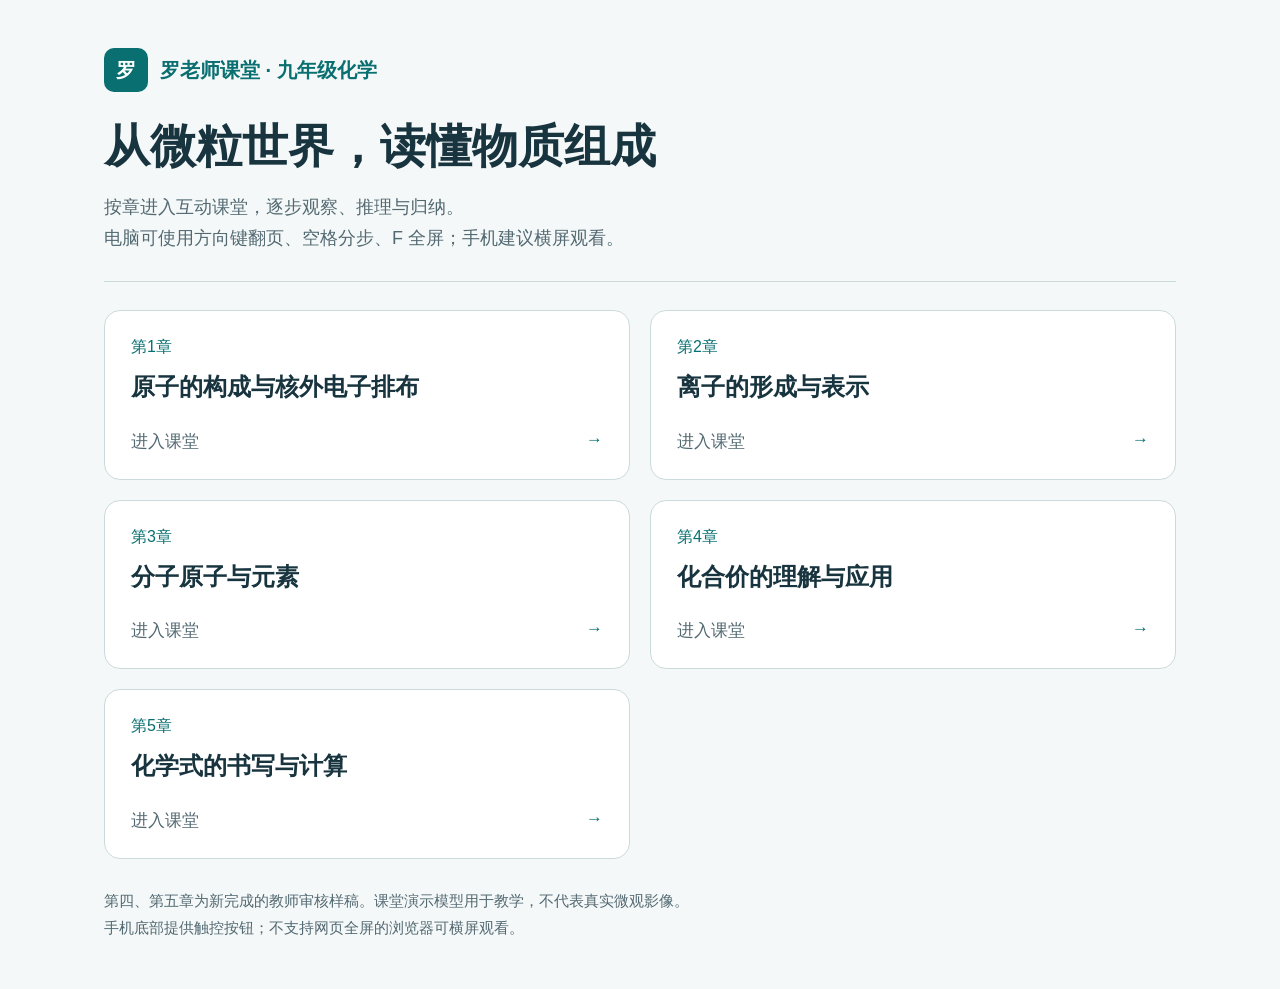
<file: index.html>
<!doctype html><html lang="zh-CN"><head><meta charset="utf-8"><meta name="viewport" content="width=device-width,initial-scale=1"><meta name="description" content="罗老师九年级化学交互课堂：原子、离子、分子、化合价与化学式。"><title>罗老师化学课堂</title><style>
:root{color-scheme:light;font-family:"Microsoft YaHei","PingFang SC",sans-serif;color:#18343f;background:#f5f8f8}*{box-sizing:border-box}body{margin:0}main{max-width:1120px;margin:auto;padding:48px 24px}header{border-bottom:1px solid #cbdadb;padding-bottom:28px;margin-bottom:28px}.brand{display:flex;align-items:center;gap:12px;color:#096f70;font-size:20px}.mark{display:grid;place-items:center;width:44px;height:44px;color:white;background:#096f70;border-radius:10px;font-weight:bold}h1{font-size:clamp(30px,5vw,46px);margin:24px 0 14px}header p{color:#526972;font-size:18px;line-height:1.7;margin:0}.chapters{display:grid;grid-template-columns:repeat(2,minmax(0,1fr));gap:20px}.chapter,article{display:block;border:1px solid #cbdadb;border-radius:16px;padding:26px;background:white;color:inherit;text-decoration:none}.chapter:hover{border-color:#096f70;background:#edf7f5}.chapter:focus-visible{outline:3px solid #a04c14;outline-offset:4px}.chapter span,article span{color:#096f70;font-size:16px}.chapter h2,article h2{font-size:24px;line-height:1.4;margin:12px 0 26px}.chapter p,article p{font-size:17px;margin:0;color:#526972}.chapter b{float:right;color:#096f70}footer{font-size:15px;color:#526972;line-height:1.8;margin-top:28px}@media(max-width:640px){main{padding:24px 16px}.chapters{grid-template-columns:1fr;gap:14px}.chapter,article{padding:22px}.chapter h2{margin-bottom:20px}}</style><link rel="icon" href="data:image/svg+xml,%3Csvg xmlns=%22http://www.w3.org/2000/svg%22 viewBox=%220 0 64 64%22%3E%3Crect width=%2264%22 height=%2264%22 rx=%2214%22 fill=%22%23096f70%22/%3E%3Ctext x=%2232%22 y=%2246%22 text-anchor=%22middle%22 font-size=%2244%22 fill=%22white%22%3E化%3C/text%3E%3C/svg%3E"></head><body><main><header><div class="brand"><span class="mark">罗</span><b>罗老师课堂 · 九年级化学</b></div><h1>从微粒世界，读懂物质组成</h1><p>按章进入互动课堂，逐步观察、推理与归纳。<br>电脑可使用方向键翻页、空格分步、F 全屏；手机建议横屏观看。</p></header><nav class="chapters" aria-label="五章化学课堂"><a class="chapter" href="chapter-1/"><span>第1章</span><h2>原子的构成与核外电子排布</h2><p>进入课堂 <b aria-hidden="true">→</b></p></a><a class="chapter" href="chapter-2/"><span>第2章</span><h2>离子的形成与表示</h2><p>进入课堂 <b aria-hidden="true">→</b></p></a><a class="chapter" href="chapter-3/"><span>第3章</span><h2>分子原子与元素</h2><p>进入课堂 <b aria-hidden="true">→</b></p></a><a class="chapter" href="chapter-4/"><span>第4章</span><h2>化合价的理解与应用</h2><p>进入课堂 <b aria-hidden="true">→</b></p></a><a class="chapter" href="chapter-5/"><span>第5章</span><h2>化学式的书写与计算</h2><p>进入课堂 <b aria-hidden="true">→</b></p></a></nav><footer>第四、第五章为新完成的教师审核样稿。课堂演示模型用于教学，不代表真实微观影像。<br>手机底部提供触控按钮；不支持网页全屏的浏览器可横屏观看。</footer></main></body></html>
</file>
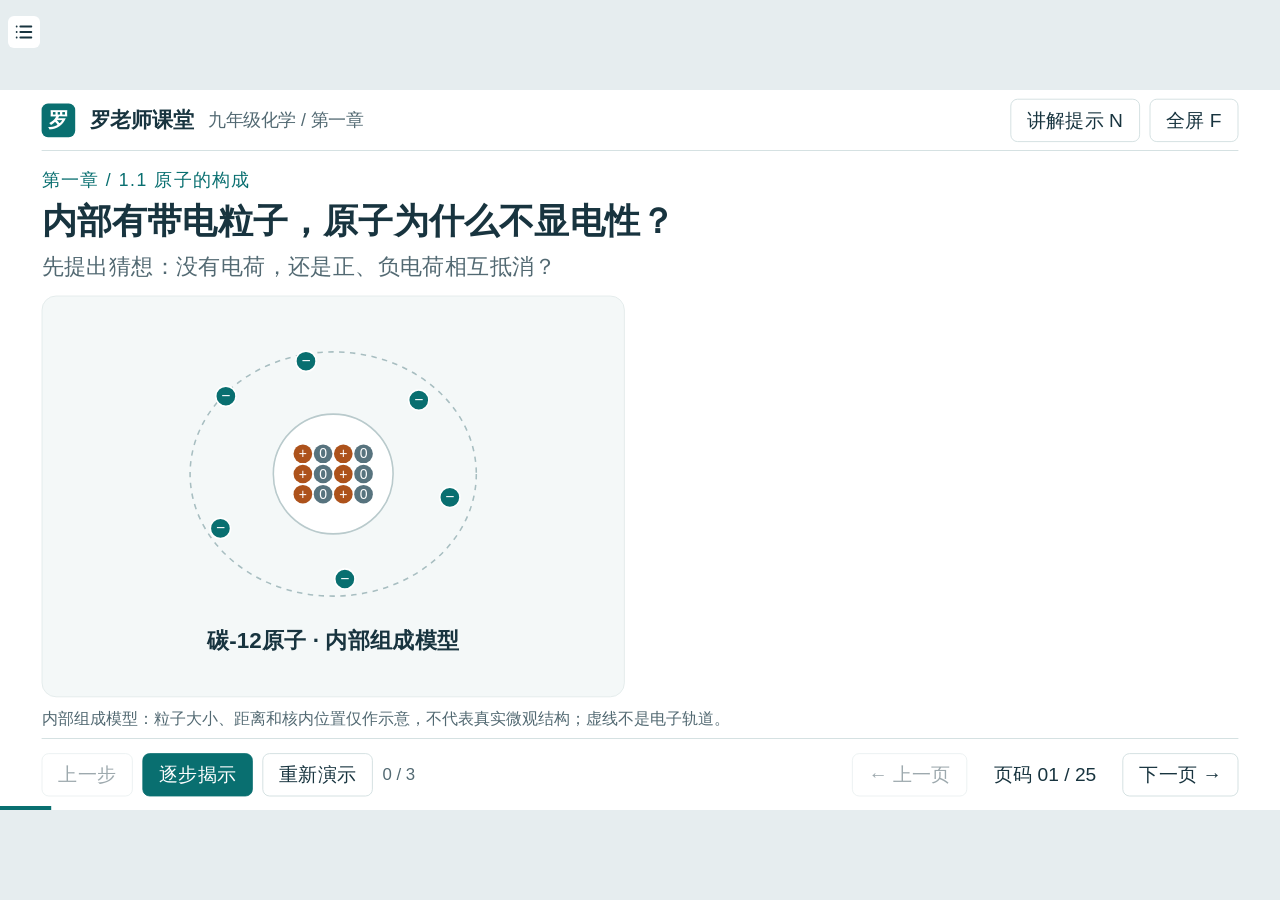
<file: chapter-1/index.html>
<!doctype html>
<html lang="zh-CN">
<head><meta charset="utf-8"><meta name="viewport" content="width=device-width,initial-scale=1"><title>第一章 · 原子的构成与核外电子排布｜罗老师课堂 V2.0</title><link rel="stylesheet" href="style.css"><link rel="stylesheet" href="../mobile.css"><link rel="icon" href="data:image/svg+xml,%3Csvg xmlns=%22http://www.w3.org/2000/svg%22 viewBox=%220 0 64 64%22%3E%3Crect width=%2264%22 height=%2264%22 rx=%2214%22 fill=%22%23096f70%22/%3E%3Ctext x=%2232%22 y=%2246%22 text-anchor=%22middle%22 font-size=%2244%22 fill=%22white%22%3E化%3C/text%3E%3C/svg%3E"></head>
<body><button id="toc" aria-label="打开课堂目录" aria-haspopup="dialog" aria-controls="panel" aria-expanded="false" title="课堂目录"><svg viewBox="0 0 24 24" width="22" height="22" fill="none" stroke="currentColor" stroke-width="2" stroke-linecap="round" aria-hidden="true"><path d="M8 6h12M8 12h12M8 18h12M4 6h.01M4 12h.01M4 18h.01"/></svg></button><div id="stage">
<header><div class="brand"><b class="mark">罗</b><b>罗老师课堂</b><span>九年级化学 / 第一章</span></div><div class="tools"><button id="notes">讲解提示 N</button><button id="fullscreen">全屏 F</button></div></header>
<div class="heading"><div id="section" class="eyebrow"></div><h1 id="title"></h1><p id="question"></p></div>
<main id="content"></main><p id="model-note"></p>
<footer><div class="tools"><button id="back">上一步</button><button id="step" class="primary">逐步揭示</button><button id="play" hidden>连续播放</button><button id="reset">重新演示</button><span id="step-count"></span></div><nav class="tools" aria-label="翻页"><button id="prev">← 上一页</button><span class="page-indicator">页码 <span id="page-count"></span></span><button id="next">下一页 →</button></nav></footer>
<div id="progress"></div><p id="status" role="status" hidden></p>
<dialog id="panel" aria-labelledby="panel-title"><div class="dialog-head"><h2 id="panel-title"></h2><button id="close-panel">关闭 Esc</button></div><div id="panel-content"></div></dialog>
</div><script src="lesson.js"></script><script src="../mobile.js"></script></body></html>
</file>
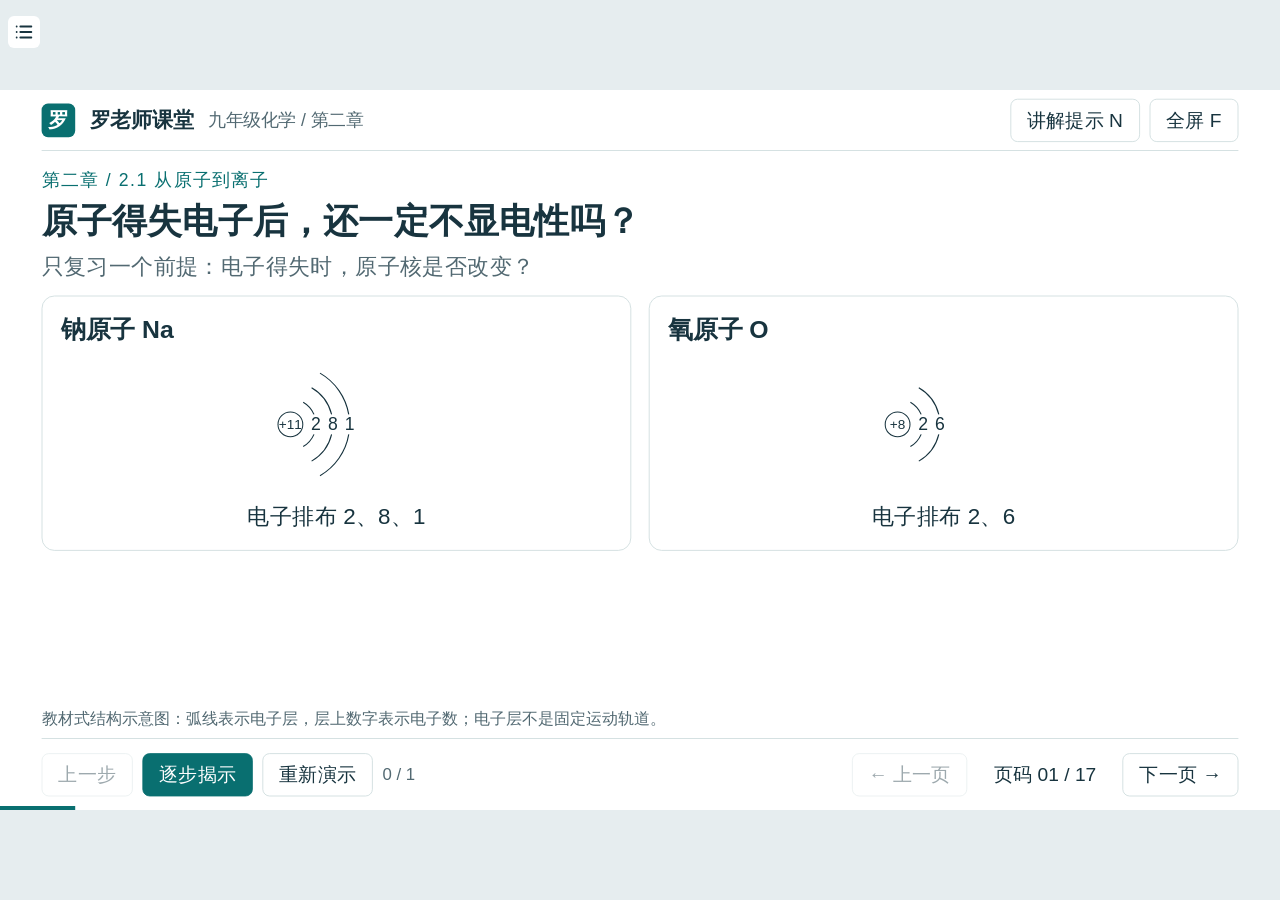
<file: chapter-2/index.html>
<!doctype html>
<html lang="zh-CN">
<head><meta charset="utf-8"><meta name="viewport" content="width=device-width,initial-scale=1"><title>第二章 · 离子的形成与表示｜罗老师课堂 V1.0</title><link rel="stylesheet" href="style.css"><link rel="stylesheet" href="../mobile.css"><link rel="icon" href="data:image/svg+xml,%3Csvg xmlns=%22http://www.w3.org/2000/svg%22 viewBox=%220 0 64 64%22%3E%3Crect width=%2264%22 height=%2264%22 rx=%2214%22 fill=%22%23096f70%22/%3E%3Ctext x=%2232%22 y=%2246%22 text-anchor=%22middle%22 font-size=%2244%22 fill=%22white%22%3E化%3C/text%3E%3C/svg%3E"></head>
<body><button id="toc" aria-label="打开课堂目录" aria-haspopup="dialog" aria-controls="panel" aria-expanded="false" title="课堂目录"><svg viewBox="0 0 24 24" width="22" height="22" fill="none" stroke="currentColor" stroke-width="2" stroke-linecap="round" aria-hidden="true"><path d="M8 6h12M8 12h12M8 18h12M4 6h.01M4 12h.01M4 18h.01"/></svg></button><div id="stage">
<header><div class="brand"><b class="mark">罗</b><b>罗老师课堂</b><span>九年级化学 / 第二章</span></div><div class="tools"><button id="notes">讲解提示 N</button><button id="fullscreen">全屏 F</button></div></header>
<div class="heading"><div id="section" class="eyebrow"></div><h1 id="title"></h1><p id="question"></p></div>
<main id="content"></main><p id="model-note"></p>
<footer><div class="tools"><button id="back">上一步</button><button id="step" class="primary">逐步揭示</button><button id="play" hidden>连续播放</button><button id="reset">重新演示</button><span id="step-count"></span></div><nav class="tools" aria-label="翻页"><button id="prev">← 上一页</button><span class="page-indicator">页码 <span id="page-count"></span></span><button id="next">下一页 →</button></nav></footer>
<div id="progress"></div><p id="status" role="status" hidden></p>
<dialog id="panel" aria-labelledby="panel-title"><div class="dialog-head"><h2 id="panel-title"></h2><button id="close-panel">关闭 Esc</button></div><div id="panel-content"></div></dialog>
</div><script src="lesson.js"></script><script src="../mobile.js"></script></body></html>
</file>
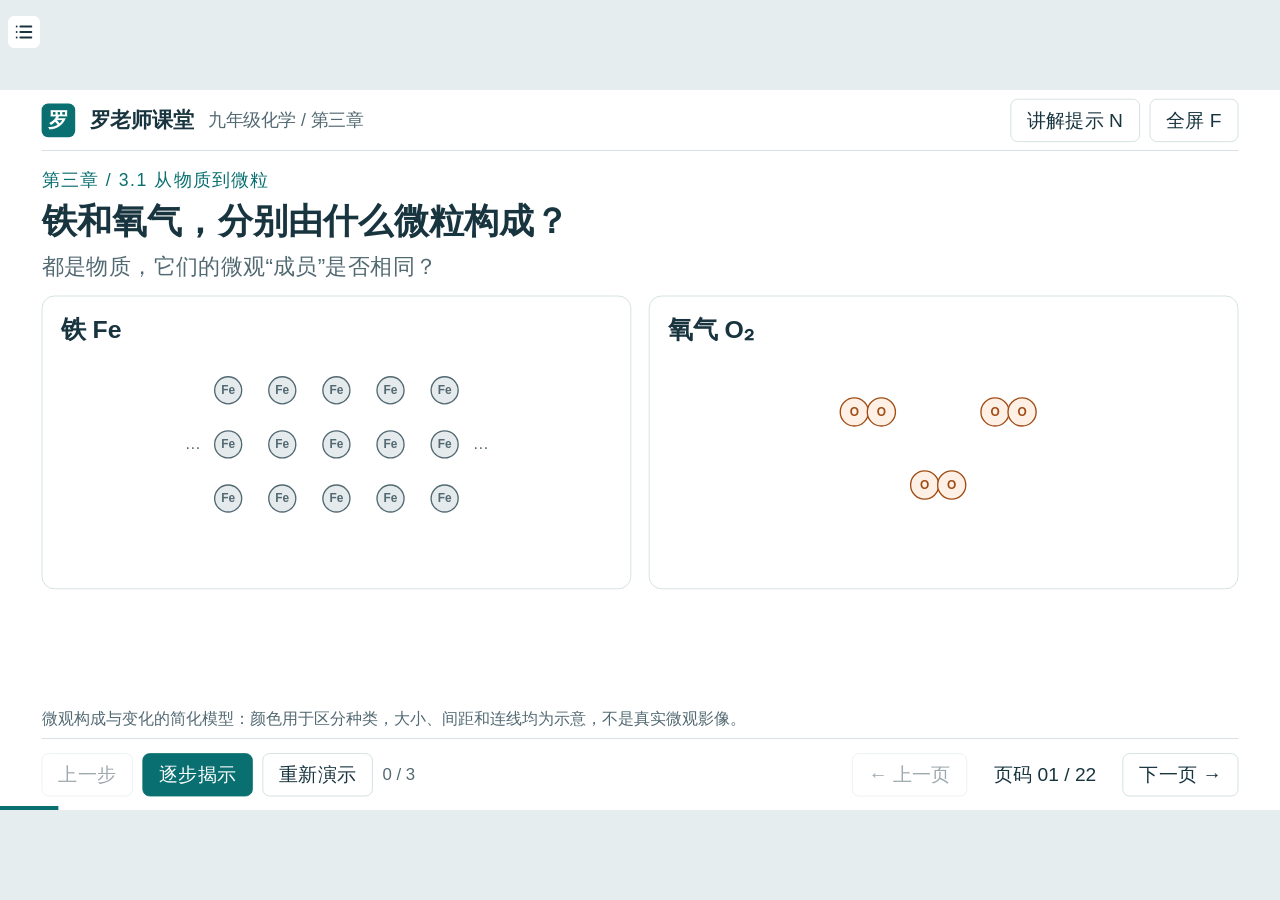
<file: chapter-3/index.html>
<!doctype html>
<html lang="zh-CN">
<head><meta charset="utf-8"><meta name="viewport" content="width=device-width,initial-scale=1"><title>第三章 · 分子、原子与元素｜罗老师课堂 V1.0</title><link rel="stylesheet" href="style.css"><link rel="stylesheet" href="../mobile.css"><link rel="icon" href="data:image/svg+xml,%3Csvg xmlns=%22http://www.w3.org/2000/svg%22 viewBox=%220 0 64 64%22%3E%3Crect width=%2264%22 height=%2264%22 rx=%2214%22 fill=%22%23096f70%22/%3E%3Ctext x=%2232%22 y=%2246%22 text-anchor=%22middle%22 font-size=%2244%22 fill=%22white%22%3E化%3C/text%3E%3C/svg%3E"></head>
<body><button id="toc" aria-label="打开课堂目录" aria-haspopup="dialog" aria-controls="panel" aria-expanded="false" title="课堂目录"><svg viewBox="0 0 24 24" width="22" height="22" fill="none" stroke="currentColor" stroke-width="2" stroke-linecap="round" aria-hidden="true"><path d="M8 6h12M8 12h12M8 18h12M4 6h.01M4 12h.01M4 18h.01"/></svg></button><div id="stage">
<header><div class="brand"><b class="mark">罗</b><b>罗老师课堂</b><span>九年级化学 / 第三章</span></div><div class="tools"><button id="notes">讲解提示 N</button><button id="fullscreen">全屏 F</button></div></header>
<div class="heading"><div id="section" class="eyebrow"></div><h1 id="title"></h1><p id="question"></p></div>
<main id="content"></main><p id="model-note"></p>
<footer><div class="tools"><button id="back">上一步</button><button id="step" class="primary">逐步揭示</button><button id="play" hidden>连续播放</button><button id="reset">重新演示</button><span id="step-count"></span></div><nav class="tools" aria-label="翻页"><button id="prev">← 上一页</button><span class="page-indicator">页码 <span id="page-count"></span></span><button id="next">下一页 →</button></nav></footer>
<div id="progress"></div><p id="status" role="status" hidden></p>
<dialog id="panel" aria-labelledby="panel-title"><div class="dialog-head"><h2 id="panel-title"></h2><button id="close-panel">关闭 Esc</button></div><div id="panel-content"></div></dialog>
</div><script src="lesson.js"></script><script src="../mobile.js"></script></body></html>
</file>
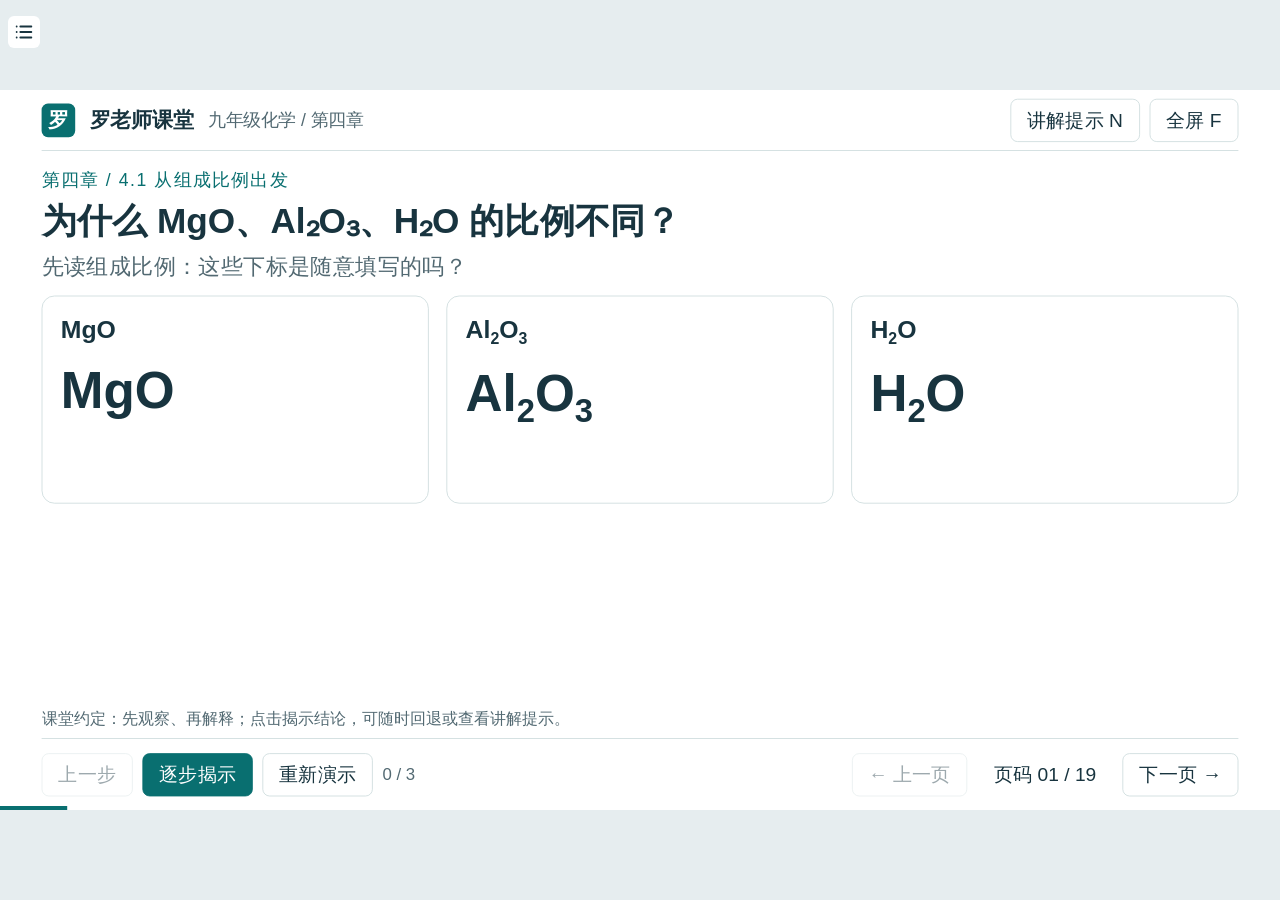
<file: chapter-4/index.html>
<!doctype html>
<html lang="zh-CN">
<head><meta charset="utf-8"><meta name="viewport" content="width=device-width,initial-scale=1"><title>第四章 · 化合价的理解与应用｜罗老师课堂 V1.0</title><link rel="stylesheet" href="style.css"><link rel="stylesheet" href="../mobile.css"><link rel="icon" href="data:image/svg+xml,%3Csvg xmlns=%22http://www.w3.org/2000/svg%22 viewBox=%220 0 64 64%22%3E%3Crect width=%2264%22 height=%2264%22 rx=%2214%22 fill=%22%23096f70%22/%3E%3Ctext x=%2232%22 y=%2246%22 text-anchor=%22middle%22 font-size=%2244%22 fill=%22white%22%3E化%3C/text%3E%3C/svg%3E"></head>
<body><button id="toc" aria-label="打开课堂目录" aria-haspopup="dialog" aria-controls="panel" aria-expanded="false" title="课堂目录"><svg viewBox="0 0 24 24" width="22" height="22" fill="none" stroke="currentColor" stroke-width="2" stroke-linecap="round" aria-hidden="true"><path d="M8 6h12M8 12h12M8 18h12M4 6h.01M4 12h.01M4 18h.01"/></svg></button><div id="stage">
<header><div class="brand"><b class="mark">罗</b><b>罗老师课堂</b><span>九年级化学 / 第四章</span></div><div class="tools"><button id="notes">讲解提示 N</button><button id="fullscreen">全屏 F</button></div></header>
<div class="heading"><div id="section" class="eyebrow"></div><h1 id="title"></h1><p id="question"></p></div>
<main id="content"></main><p id="model-note"></p>
<footer><div class="tools"><button id="back">上一步</button><button id="step" class="primary">逐步揭示</button><button id="play" hidden>连续播放</button><button id="reset">重新演示</button><span id="step-count"></span></div><nav class="tools" aria-label="翻页"><button id="prev">← 上一页</button><span class="page-indicator">页码 <span id="page-count"></span></span><button id="next">下一页 →</button></nav></footer>
<div id="progress"></div><p id="status" role="status" hidden></p>
<dialog id="panel" aria-labelledby="panel-title"><div class="dialog-head"><h2 id="panel-title"></h2><button id="close-panel">关闭 Esc</button></div><div id="panel-content"></div></dialog>
</div><script src="lesson.js"></script><script src="../mobile.js"></script></body></html>
</file>
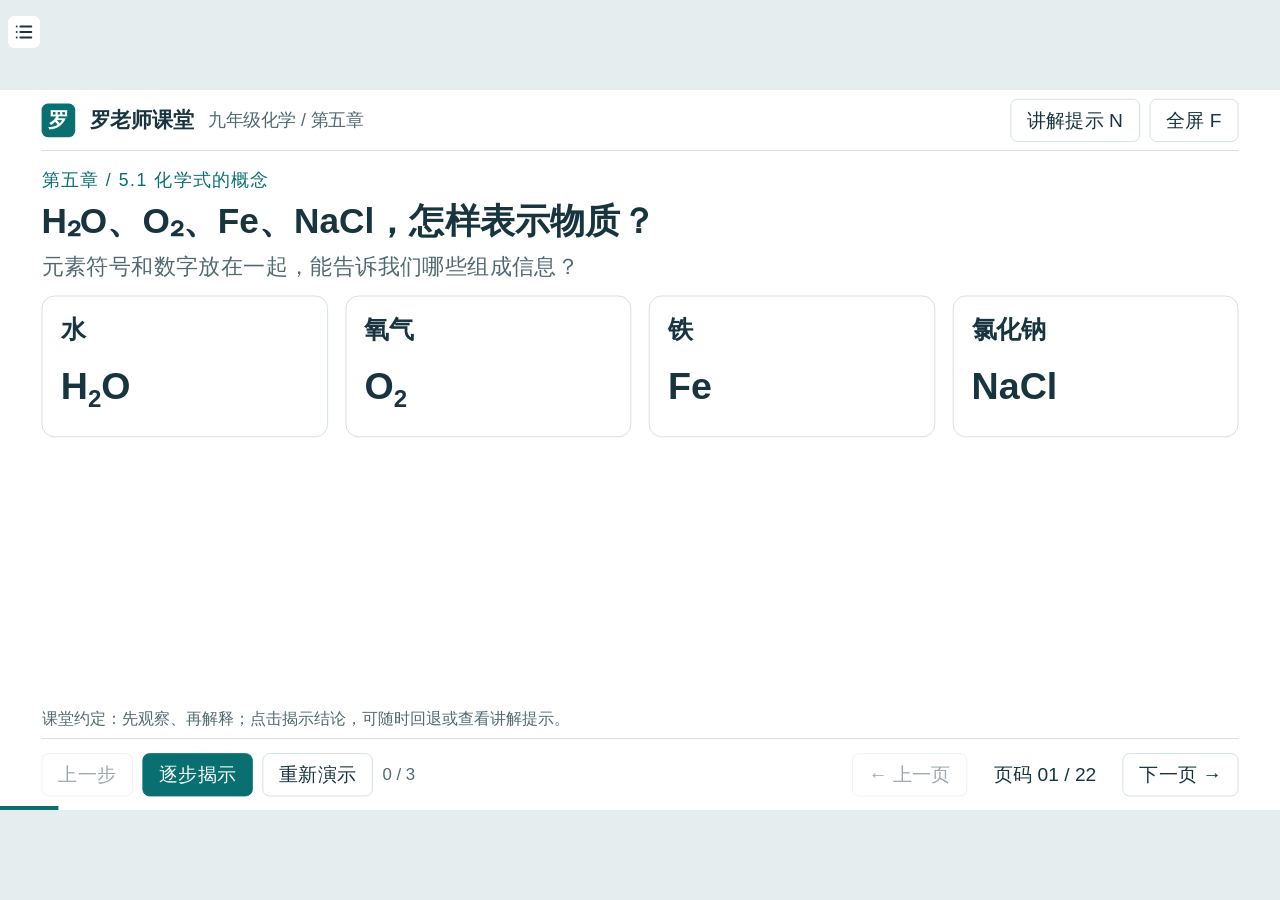
<file: chapter-5/index.html>
<!doctype html>
<html lang="zh-CN">
<head><meta charset="utf-8"><meta name="viewport" content="width=device-width,initial-scale=1"><title>第五章 · 化学式的书写与计算｜罗老师课堂 V1.0</title><link rel="stylesheet" href="style.css"><link rel="stylesheet" href="../mobile.css"><link rel="icon" href="data:image/svg+xml,%3Csvg xmlns=%22http://www.w3.org/2000/svg%22 viewBox=%220 0 64 64%22%3E%3Crect width=%2264%22 height=%2264%22 rx=%2214%22 fill=%22%23096f70%22/%3E%3Ctext x=%2232%22 y=%2246%22 text-anchor=%22middle%22 font-size=%2244%22 fill=%22white%22%3E化%3C/text%3E%3C/svg%3E"></head>
<body><button id="toc" aria-label="打开课堂目录" aria-haspopup="dialog" aria-controls="panel" aria-expanded="false" title="课堂目录"><svg viewBox="0 0 24 24" width="22" height="22" fill="none" stroke="currentColor" stroke-width="2" stroke-linecap="round" aria-hidden="true"><path d="M8 6h12M8 12h12M8 18h12M4 6h.01M4 12h.01M4 18h.01"/></svg></button><div id="stage">
<header><div class="brand"><b class="mark">罗</b><b>罗老师课堂</b><span>九年级化学 / 第五章</span></div><div class="tools"><button id="notes">讲解提示 N</button><button id="fullscreen">全屏 F</button></div></header>
<div class="heading"><div id="section" class="eyebrow"></div><h1 id="title"></h1><p id="question"></p></div>
<main id="content"></main><p id="model-note"></p>
<footer><div class="tools"><button id="back">上一步</button><button id="step" class="primary">逐步揭示</button><button id="play" hidden>连续播放</button><button id="reset">重新演示</button><span id="step-count"></span></div><nav class="tools" aria-label="翻页"><button id="prev">← 上一页</button><span class="page-indicator">页码 <span id="page-count"></span></span><button id="next">下一页 →</button></nav></footer>
<div id="progress"></div><p id="status" role="status" hidden></p>
<dialog id="panel" aria-labelledby="panel-title"><div class="dialog-head"><h2 id="panel-title"></h2><button id="close-panel">关闭 Esc</button></div><div id="panel-content"></div></dialog>
</div><script src="lesson.js"></script><script src="../mobile.js"></script></body></html>
</file>
<file: chapter-1/style.css>
:root{--ink:#18343f;--muted:#526972;--teal:#096f70;--light:#edf7f5;--line:#cbdadb;--orange:#a04c14;--orange-light:#fff4e9}*{box-sizing:border-box}body{margin:0;background:#e6edef;color:var(--ink);font-family:"Microsoft YaHei","PingFang SC",sans-serif}button{font:inherit;font-size:24px;min-height:52px;border:1px solid var(--line);border-radius:9px;padding:10px 20px;color:var(--ink);background:white;cursor:pointer}button:hover:not(:disabled){background:var(--light);border-color:var(--teal)}button:focus-visible{outline:4px solid var(--orange);outline-offset:3px}button:disabled{opacity:.42;cursor:default}.primary{background:var(--teal);color:white;border-color:var(--teal)}.primary:hover:not(:disabled){background:#075b5c;color:white}[hidden]{display:none!important}.pending{visibility:hidden!important}#stage{position:absolute;width:1600px;height:900px;padding:0 52px;background:white;transform-origin:top left;display:flex;flex-direction:column;overflow:hidden}header{height:76px;flex-shrink:0;display:flex;align-items:center;justify-content:space-between;border-bottom:1px solid var(--line)}.brand,.tools{display:flex;align-items:center;gap:12px}.brand{font-size:26px;gap:18px}.brand span{font-size:22px;color:var(--muted)}.mark{background:var(--teal);color:white;width:42px;height:42px;display:grid;place-items:center;border-radius:8px}.heading{padding:22px 0 17px;flex-shrink:0}.eyebrow{font-size:22px;letter-spacing:2px;color:var(--teal);margin-bottom:8px}h1{font-size:44px;line-height:1.25;margin:0 0 10px;font-weight:700}#question{font-size:28px;color:var(--muted);margin:0;line-height:1.4}h2{font-size:31px;line-height:1.4;margin:0 0 16px}p{font-size:28px;line-height:1.55;margin:0}main{flex:1;min-height:0}.page{height:100%}.split{height:100%;display:grid;grid-template-columns:1fr 1fr;gap:38px;align-items:center}.split.wide-left{grid-template-columns:1.15fr 1fr}.visual{height:100%;border-radius:18px;background:#f4f8f8;border:1px solid #e0e9e9;padding:24px;display:flex;flex-direction:column;justify-content:center;align-items:center;gap:12px}.visual>svg{width:100%;height:350px}.caption{font-size:28px;text-align:center;font-weight:700}.small{font-size:24px;color:var(--muted);line-height:1.45}.facts{display:grid;gap:16px}.fact{font-size:30px;line-height:1.55;padding:9px 0 9px 21px;border-left:4px solid var(--teal)}.callout{font-size:30px;line-height:1.5;border-radius:12px;background:var(--light);padding:18px 24px;margin-top:12px}.warning{background:var(--orange-light)}.teal{color:var(--teal)}.orange{color:var(--orange)}.big{font-size:62px;font-weight:700;line-height:1.25}.center{text-align:center}.cards{display:grid;grid-template-columns:repeat(3,1fr);gap:22px}.cards.two{grid-template-columns:repeat(2,1fr)}.card{border:1px solid var(--line);border-radius:16px;padding:20px 23px;background:#fff}.card h2{margin-bottom:6px}.card svg{width:100%;height:220px}.card .caption{font-size:29px}.compact>svg{height:180px}.card p+p{margin-top:12px}.row{display:flex;gap:24px;align-items:center;justify-content:center}.arrow{font-size:48px;color:var(--teal)}.textbook .nucleus{fill:white;stroke:var(--ink);stroke-width:2.6}.textbook .nucleus-label{fill:var(--ink);font-size:34px;text-anchor:middle;font-weight:500}.shell-arc{fill:none;stroke:var(--ink);stroke-width:2.8}.layer-count{font-size:44px;fill:var(--ink);text-anchor:middle}.textbook .highlight .shell-arc{stroke:var(--teal);stroke-width:5}.textbook .highlight .layer-count{fill:var(--teal);font-weight:700}.textbook .highlight.nucleus{stroke:var(--orange);stroke-width:5}.textbook .highlight.nucleus-label{fill:var(--orange);font-weight:700}.highlight .shell-arc{animation:emphasize .5s ease-out}.particle .ring{fill:none;stroke:#a8bec1;stroke-width:2}.particle .nucleus{fill:white;stroke:var(--orange);stroke-width:3}.particle .nucleus-label{fill:var(--orange);font-size:30px;text-anchor:middle;font-weight:700}.electron circle{fill:var(--teal);stroke:white;stroke-width:2}.electron text{fill:white;font-size:20px;text-anchor:middle;dominant-baseline:central}.electron.transfer circle{fill:var(--orange)}.nucleon.proton{fill:#ad521b}.nucleon.neutron{fill:#57737e}.nucleon-label{fill:white;font-size:18px;text-anchor:middle}.outline{fill:none;stroke:#a8bec1;stroke-width:2;stroke-dasharray:7 7}.counts{display:flex;gap:15px;margin:12px 0}.count{flex:1;background:#f0f6f6;border-radius:10px;padding:12px 20px;font-size:24px;color:var(--muted)}.count b{font-size:36px;color:var(--ink);display:block}.mini-pair{display:grid;grid-template-columns:1fr 1fr;gap:15px}.mini-pair .card{padding:8px 12px}.mini-pair svg{height:130px}.mini-pair h2{font-size:26px}.table{width:100%;border-collapse:collapse;font-size:30px}.table th,.table td{text-align:left;padding:18px 26px;border-bottom:1px solid var(--line)}.table th{background:#f0f7f6;font-size:27px;color:var(--muted)}.table td:first-child{font-weight:700}.energy{display:grid;gap:19px;width:100%}.energy div{padding:20px 28px;border-left:6px solid var(--teal);background:white;font-size:30px}.energy span{float:right;color:var(--teal);font-weight:700}.element-grid{display:grid;grid-template-columns:repeat(5,1fr);gap:11px;width:100%}.element-grid button{padding:11px 8px;min-height:89px;text-align:left;font-size:23px}.element-grid b{font-size:28px;padding:0 5px}.element-grid small{color:var(--muted);font-size:20px}.element-grid [aria-pressed=true]{border:2px solid var(--teal);background:var(--light)}.element-detail{text-align:center}.element-detail>svg{height:300px;width:100%}.element-detail .callout{margin-top:8px}.fraction{display:inline-flex;vertical-align:middle;flex-direction:column;text-align:center;margin:0 12px;font-size:29px}.fraction span{padding:8px}.fraction span:first-child{border-bottom:2px solid var(--ink)}.mass-bar{display:grid;grid-template-columns:repeat(12,1fr);gap:5px;width:100%;margin:30px 0}.mass-bar span{height:82px;border:2px solid var(--teal);background:#deeeeb}.mass-bar span.active{background:var(--orange)}.mass-tile{width:295px;border:3px solid var(--ink);padding:22px 30px;text-align:center;background:#fff}.mass-tile .atomic-number{text-align:left;font-size:37px}.mass-tile .element-symbol{font-size:92px;line-height:1.2;font-weight:700}.mass-tile .element-name{font-size:35px;margin:6px 0}.mass-tile .atomic-mass{font-size:38px}.mass-tile .selected{color:var(--orange);font-weight:700}.quiz{display:grid;gap:17px}.quiz-row{border:1px solid var(--line);border-radius:13px;padding:20px 25px;display:grid;grid-template-columns:1fr 145px;align-items:center;gap:18px;min-height:140px}.quiz-row h2{font-size:29px;margin-bottom:8px}.quiz-row .answer{color:var(--teal);font-size:28px;min-height:44px}#model-note{font-size:20px;color:var(--muted);line-height:1.4;margin:13px 0 10px;min-height:28px}footer{height:90px;flex-shrink:0;border-top:1px solid var(--line);display:flex;align-items:center;justify-content:space-between;gap:20px}#step-count{font-size:21px;color:var(--muted);min-width:58px}#page-count{font-variant-numeric:tabular-nums}#progress{position:absolute;bottom:0;left:0;height:5px;background:var(--teal)}#status{position:absolute;top:80px;right:52px;z-index:5;background:var(--orange-light);padding:12px;font-size:24px}dialog{width:min(1380px,calc(100vw - 40px));max-width:none;max-height:min(770px,calc(100vh - 40px));border:1px solid var(--line);border-radius:18px;color:var(--ink);padding:28px;background:#fff;box-shadow:0 20px 80px #18343f33}dialog::backdrop{background:#18343f77}.dialog-head{display:flex;align-items:center;justify-content:space-between;margin-bottom:24px}.dialog-head h2{margin:0}#toc{position:fixed;left:8px;top:16px;z-index:6;width:32px;min-height:32px;height:32px;padding:4px;display:grid;place-items:center;border-color:transparent;border-radius:6px}.page-indicator{font-size:24px;min-height:52px;padding:10px 20px;border:1px solid transparent;white-space:nowrap}#panel.toc-panel{position:fixed;inset:58px auto auto 8px;margin:0;width:min(340px,calc(100vw - 16px));max-height:80vh;padding:16px;overflow:hidden;border-radius:12px}#panel.toc-panel[open]{display:flex;flex-direction:column;animation:toc-in .16s ease-out}.toc-panel::backdrop{background:transparent}.toc-panel .dialog-head{gap:12px;margin-bottom:12px;flex-shrink:0}.toc-panel .dialog-head h2{font-size:19px}.toc-panel #close-panel{font-size:14px;min-height:32px;padding:6px 8px;white-space:nowrap}.toc-panel #panel-content{min-height:0;overflow-y:auto;overscroll-behavior:contain;scrollbar-gutter:stable}.toc-grid{display:grid;gap:6px;padding:4px}.toc-grid button{text-align:left;font-size:18px;line-height:1.5;min-height:48px;padding:9px 10px;overflow-wrap:anywhere}.toc-grid button[aria-current=page]{font-weight:700;box-shadow:inset 3px 0 var(--teal)}@keyframes toc-in{from{opacity:0;translate:-14px 0}to{opacity:1;translate:0 0}}.toc-grid button[aria-current=page]{border-color:var(--teal);background:var(--light)}#panel-content p{line-height:1.8;font-size:30px}sup{font-size:.64em;vertical-align:super}sub{font-size:.64em}@keyframes emphasize{from{stroke-width:2.8}to{stroke-width:5}}@media(prefers-reduced-motion:reduce){*{animation:none!important;transition:none!important}}

.stable-review svg{height:200px}
</file>
<file: mobile.css>
.mobile-controls,.rotate-tip{display:none}
@media(pointer:coarse) and (max-width:1000px){
html{width:100%;height:100%;overflow:hidden}body{width:100%;height:100%;overflow:hidden;overscroll-behavior:none}.mobile-controls{position:fixed;z-index:25;left:0;right:0;bottom:0;display:flex;align-items:center;justify-content:center;gap:4px;padding:4px max(6px,env(safe-area-inset-right)) max(4px,env(safe-area-inset-bottom)) max(6px,env(safe-area-inset-left));background:#fff;border-top:1px solid #cbdadb}.mobile-controls button,.mobile-controls a{touch-action:manipulation;flex:1;min-width:0;min-height:44px;padding:5px 2px;border:1px solid #cbdadb;border-radius:7px;font:14px "PingFang SC","Microsoft YaHei",sans-serif;color:#18343f;text-align:center;white-space:nowrap;background:white;text-decoration:none;display:grid;place-items:center}.mobile-controls .primary{background:#096f70;color:white}.mobile-controls button:disabled{opacity:.4}.rotate-tip{position:fixed;z-index:24;top:58px;left:12px;right:12px;text-align:center;padding:12px;border-radius:12px;background:#edf7f5;color:#096f70;font-size:16px;line-height:1.5}#toc{min-height:44px;min-width:44px;top:max(4px,env(safe-area-inset-top));left:max(4px,env(safe-area-inset-left))}#panel:not(.toc-panel){width:calc(100vw - 24px);max-width:620px;max-height:80vh;padding:18px}#panel:not(.toc-panel) p,#panel:not(.toc-panel) .callout{font-size:18px}#panel:not(.toc-panel) h2{font-size:21px}#panel button#close-panel{min-height:44px;font-size:16px;padding:7px 12px}#panel.toc-panel{width:min(340px,calc(100vw - 24px))}#status{font-size:20px}
@media(orientation:portrait){.rotate-tip{display:block}}
}
</file>
<file: chapter-2/style.css>
:root{--ink:#18343f;--muted:#526972;--teal:#096f70;--light:#edf7f5;--line:#cbdadb;--orange:#a04c14;--orange-light:#fff4e9}*{box-sizing:border-box}body{margin:0;background:#e6edef;color:var(--ink);font-family:"Microsoft YaHei","PingFang SC",sans-serif}button{font:inherit;font-size:24px;min-height:52px;border:1px solid var(--line);border-radius:9px;padding:10px 20px;color:var(--ink);background:white;cursor:pointer}button:hover:not(:disabled){background:var(--light);border-color:var(--teal)}button:focus-visible{outline:4px solid var(--orange);outline-offset:3px}button:disabled{opacity:.42;cursor:default}.primary{background:var(--teal);color:white;border-color:var(--teal)}.primary:hover:not(:disabled){background:#075b5c;color:white}[hidden]{display:none!important}.pending{visibility:hidden!important}#stage{position:absolute;width:1600px;height:900px;padding:0 52px;background:white;transform-origin:top left;display:flex;flex-direction:column;overflow:hidden}header{height:76px;flex-shrink:0;display:flex;align-items:center;justify-content:space-between;border-bottom:1px solid var(--line)}.brand,.tools{display:flex;align-items:center;gap:12px}.brand{font-size:26px;gap:18px}.brand span{font-size:22px;color:var(--muted)}.mark{background:var(--teal);color:white;width:42px;height:42px;display:grid;place-items:center;border-radius:8px}.heading{padding:22px 0 17px;flex-shrink:0}.eyebrow{font-size:22px;letter-spacing:2px;color:var(--teal);margin-bottom:8px}h1{font-size:44px;line-height:1.25;margin:0 0 10px;font-weight:700}#question{font-size:28px;color:var(--muted);margin:0;line-height:1.4}h2{font-size:31px;line-height:1.4;margin:0 0 16px}p{font-size:28px;line-height:1.55;margin:0}main{flex:1;min-height:0}.page{height:100%}.split{height:100%;display:grid;grid-template-columns:1fr 1fr;gap:38px;align-items:center}.split.wide-left{grid-template-columns:1.15fr 1fr}.visual{height:100%;border-radius:18px;background:#f4f8f8;border:1px solid #e0e9e9;padding:24px;display:flex;flex-direction:column;justify-content:center;align-items:center;gap:12px}.visual>svg{width:100%;height:350px}.caption{font-size:28px;text-align:center;font-weight:700}.small{font-size:24px;color:var(--muted);line-height:1.45}.facts{display:grid;gap:16px}.fact{font-size:30px;line-height:1.55;padding:9px 0 9px 21px;border-left:4px solid var(--teal)}.callout{font-size:30px;line-height:1.5;border-radius:12px;background:var(--light);padding:18px 24px;margin-top:12px}.warning{background:var(--orange-light)}.teal{color:var(--teal)}.orange{color:var(--orange)}.big{font-size:62px;font-weight:700;line-height:1.25}.center{text-align:center}.cards{display:grid;grid-template-columns:repeat(3,1fr);gap:22px}.cards.two{grid-template-columns:repeat(2,1fr)}.card{border:1px solid var(--line);border-radius:16px;padding:20px 23px;background:#fff}.card h2{margin-bottom:6px}.card svg{width:100%;height:220px}.card .caption{font-size:29px}.compact>svg{height:180px}.card p+p{margin-top:12px}.row{display:flex;gap:24px;align-items:center;justify-content:center}.arrow{font-size:48px;color:var(--teal)}.textbook .nucleus{fill:white;stroke:var(--ink);stroke-width:2.6}.textbook .nucleus-label{fill:var(--ink);font-size:34px;text-anchor:middle;font-weight:500}.shell-arc{fill:none;stroke:var(--ink);stroke-width:2.8}.layer-count{font-size:44px;fill:var(--ink);text-anchor:middle}.textbook .highlight .shell-arc{stroke:var(--teal);stroke-width:5}.textbook .highlight .layer-count{fill:var(--teal);font-weight:700}.textbook .highlight.nucleus{stroke:var(--orange);stroke-width:5}.textbook .highlight.nucleus-label{fill:var(--orange);font-weight:700}.highlight .shell-arc{animation:emphasize .5s ease-out}.particle .ring{fill:none;stroke:#a8bec1;stroke-width:2}.particle .nucleus{fill:white;stroke:var(--orange);stroke-width:3}.particle .nucleus-label{fill:var(--orange);font-size:30px;text-anchor:middle;font-weight:700}.electron circle{fill:var(--teal);stroke:white;stroke-width:2}.electron text{fill:white;font-size:20px;text-anchor:middle;dominant-baseline:central}.electron.transfer circle{fill:var(--orange)}.nucleon.proton{fill:#ad521b}.nucleon.neutron{fill:#57737e}.nucleon-label{fill:white;font-size:18px;text-anchor:middle}.outline{fill:none;stroke:#a8bec1;stroke-width:2;stroke-dasharray:7 7}.counts{display:flex;gap:15px;margin:12px 0}.count{flex:1;background:#f0f6f6;border-radius:10px;padding:12px 20px;font-size:24px;color:var(--muted)}.count b{font-size:36px;color:var(--ink);display:block}.mini-pair{display:grid;grid-template-columns:1fr 1fr;gap:15px}.mini-pair .card{padding:8px 12px}.mini-pair svg{height:130px}.mini-pair h2{font-size:26px}.table{width:100%;border-collapse:collapse;font-size:30px}.table th,.table td{text-align:left;padding:18px 26px;border-bottom:1px solid var(--line)}.table th{background:#f0f7f6;font-size:27px;color:var(--muted)}.table td:first-child{font-weight:700}.energy{display:grid;gap:19px;width:100%}.energy div{padding:20px 28px;border-left:6px solid var(--teal);background:white;font-size:30px}.energy span{float:right;color:var(--teal);font-weight:700}.element-grid{display:grid;grid-template-columns:repeat(5,1fr);gap:11px;width:100%}.element-grid button{padding:11px 8px;min-height:89px;text-align:left;font-size:23px}.element-grid b{font-size:28px;padding:0 5px}.element-grid small{color:var(--muted);font-size:20px}.element-grid [aria-pressed=true]{border:2px solid var(--teal);background:var(--light)}.element-detail{text-align:center}.element-detail>svg{height:300px;width:100%}.element-detail .callout{margin-top:8px}.fraction{display:inline-flex;vertical-align:middle;flex-direction:column;text-align:center;margin:0 12px;font-size:29px}.fraction span{padding:8px}.fraction span:first-child{border-bottom:2px solid var(--ink)}.mass-bar{display:grid;grid-template-columns:repeat(12,1fr);gap:5px;width:100%;margin:30px 0}.mass-bar span{height:82px;border:2px solid var(--teal);background:#deeeeb}.mass-bar span.active{background:var(--orange)}.mass-tile{width:295px;border:3px solid var(--ink);padding:22px 30px;text-align:center;background:#fff}.mass-tile .atomic-number{text-align:left;font-size:37px}.mass-tile .element-symbol{font-size:92px;line-height:1.2;font-weight:700}.mass-tile .element-name{font-size:35px;margin:6px 0}.mass-tile .atomic-mass{font-size:38px}.mass-tile .selected{color:var(--orange);font-weight:700}.quiz{display:grid;gap:17px}.quiz-row{border:1px solid var(--line);border-radius:13px;padding:20px 25px;display:grid;grid-template-columns:1fr 145px;align-items:center;gap:18px;min-height:140px}.quiz-row h2{font-size:29px;margin-bottom:8px}.quiz-row .answer{color:var(--teal);font-size:28px;min-height:44px}#model-note{font-size:20px;color:var(--muted);line-height:1.4;margin:13px 0 10px;min-height:28px}footer{height:90px;flex-shrink:0;border-top:1px solid var(--line);display:flex;align-items:center;justify-content:space-between;gap:20px}#step-count{font-size:21px;color:var(--muted);min-width:58px}#page-count{font-variant-numeric:tabular-nums}#progress{position:absolute;bottom:0;left:0;height:5px;background:var(--teal)}#status{position:absolute;top:80px;right:52px;z-index:5;background:var(--orange-light);padding:12px;font-size:24px}dialog{width:min(1380px,calc(100vw - 40px));max-width:none;max-height:min(770px,calc(100vh - 40px));border:1px solid var(--line);border-radius:18px;color:var(--ink);padding:28px;background:#fff;box-shadow:0 20px 80px #18343f33}dialog::backdrop{background:#18343f77}.dialog-head{display:flex;align-items:center;justify-content:space-between;margin-bottom:24px}.dialog-head h2{margin:0}#toc{position:fixed;left:8px;top:16px;z-index:6;width:32px;min-height:32px;height:32px;padding:4px;display:grid;place-items:center;border-color:transparent;border-radius:6px}.page-indicator{font-size:24px;min-height:52px;padding:10px 20px;border:1px solid transparent;white-space:nowrap}#panel.toc-panel{position:fixed;inset:58px auto auto 8px;margin:0;width:min(340px,calc(100vw - 16px));max-height:80vh;padding:16px;overflow:hidden;border-radius:12px}#panel.toc-panel[open]{display:flex;flex-direction:column;animation:toc-in .16s ease-out}.toc-panel::backdrop{background:transparent}.toc-panel .dialog-head{gap:12px;margin-bottom:12px;flex-shrink:0}.toc-panel .dialog-head h2{font-size:19px}.toc-panel #close-panel{font-size:14px;min-height:32px;padding:6px 8px;white-space:nowrap}.toc-panel #panel-content{min-height:0;overflow-y:auto;overscroll-behavior:contain;scrollbar-gutter:stable}.toc-grid{display:grid;gap:6px;padding:4px}.toc-grid button{text-align:left;font-size:18px;line-height:1.5;min-height:48px;padding:9px 10px;overflow-wrap:anywhere}.toc-grid button[aria-current=page]{font-weight:700;box-shadow:inset 3px 0 var(--teal)}@keyframes toc-in{from{opacity:0;translate:-14px 0}to{opacity:1;translate:0 0}}.toc-grid button[aria-current=page]{border-color:var(--teal);background:var(--light)}#panel-content p{line-height:1.8;font-size:30px}sup{font-size:.64em;vertical-align:super}sub{font-size:.64em}@keyframes emphasize{from{stroke-width:2.8}to{stroke-width:5}}@media(prefers-reduced-motion:reduce){*{animation:none!important;transition:none!important}}

.stable-review svg{height:200px}

.cards.four{grid-template-columns:repeat(4,1fr)}.recap{display:grid;gap:10px;margin-top:20px}.recap p{font-size:29px}.compact-quiz{gap:12px}.compact-quiz .quiz-row{min-height:112px;padding:14px 22px}.compact-quiz .quiz-row h2{font-size:28px;margin-bottom:4px}.compact-quiz .answer{font-size:26px;min-height:40px}.symbol-build{font-size:120px;line-height:1.5;white-space:nowrap;font-weight:700}.symbol-build sup{color:var(--teal)}.symbol-build .coefficient{color:var(--orange)}.symbol-build [data-part]:not(.pending){animation:label-in .3s ease-out}.symbols .big{text-align:center;margin:20px 0}.symbols h2{text-align:center;font-size:28px}.formula{font-size:46px}.coefficient-cards{gap:16px}.coefficient-cards .card{padding:14px 23px}.coefficient-cards p{font-size:27px}.group-table th,.group-table td{padding:12px 24px}.group-table td:nth-child(2){font-size:34px}.compare .card{padding:16px}.compare h2{font-size:38px;text-align:center}.compare svg{height:180px}.compare p{font-size:26px}.compare .card p+p{margin-top:8px}.visual>.lattice{height:380px}@keyframes label-in{from{opacity:0}to{opacity:1}}

.page[data-page="1"] .card svg{height:180px}
</file>
<file: chapter-3/style.css>
:root{--ink:#18343f;--muted:#526972;--teal:#096f70;--light:#edf7f5;--line:#cbdadb;--orange:#a04c14;--orange-light:#fff4e9}*{box-sizing:border-box}body{margin:0;background:#e6edef;color:var(--ink);font-family:"Microsoft YaHei","PingFang SC",sans-serif}button{font:inherit;font-size:24px;min-height:52px;border:1px solid var(--line);border-radius:9px;padding:10px 20px;color:var(--ink);background:white;cursor:pointer}button:hover:not(:disabled){background:var(--light);border-color:var(--teal)}button:focus-visible{outline:4px solid var(--orange);outline-offset:3px}button:disabled{opacity:.42;cursor:default}.primary{background:var(--teal);color:white;border-color:var(--teal)}.primary:hover:not(:disabled){background:#075b5c;color:white}[hidden]{display:none!important}.pending{visibility:hidden!important}#stage{position:absolute;width:1600px;height:900px;padding:0 52px;background:white;transform-origin:top left;display:flex;flex-direction:column;overflow:hidden}header{height:76px;flex-shrink:0;display:flex;align-items:center;justify-content:space-between;border-bottom:1px solid var(--line)}.brand,.tools{display:flex;align-items:center;gap:12px}.brand{font-size:26px;gap:18px}.brand span{font-size:22px;color:var(--muted)}.mark{background:var(--teal);color:white;width:42px;height:42px;display:grid;place-items:center;border-radius:8px}.heading{padding:22px 0 17px;flex-shrink:0}.eyebrow{font-size:22px;letter-spacing:2px;color:var(--teal);margin-bottom:8px}h1{font-size:44px;line-height:1.25;margin:0 0 10px;font-weight:700}#question{font-size:28px;color:var(--muted);margin:0;line-height:1.4}h2{font-size:31px;line-height:1.4;margin:0 0 16px}p{font-size:28px;line-height:1.55;margin:0}main{flex:1;min-height:0}.page{height:100%}.split{height:100%;display:grid;grid-template-columns:1fr 1fr;gap:38px;align-items:center}.split.wide-left{grid-template-columns:1.15fr 1fr}.visual{height:100%;border-radius:18px;background:#f4f8f8;border:1px solid #e0e9e9;padding:24px;display:flex;flex-direction:column;justify-content:center;align-items:center;gap:12px}.visual>svg{width:100%;height:350px}.caption{font-size:28px;text-align:center;font-weight:700}.small{font-size:24px;color:var(--muted);line-height:1.45}.facts{display:grid;gap:16px}.fact{font-size:30px;line-height:1.55;padding:9px 0 9px 21px;border-left:4px solid var(--teal)}.callout{font-size:30px;line-height:1.5;border-radius:12px;background:var(--light);padding:18px 24px;margin-top:12px}.warning{background:var(--orange-light)}.teal{color:var(--teal)}.orange{color:var(--orange)}.big{font-size:62px;font-weight:700;line-height:1.25}.center{text-align:center}.cards{display:grid;grid-template-columns:repeat(3,1fr);gap:22px}.cards.two{grid-template-columns:repeat(2,1fr)}.card{border:1px solid var(--line);border-radius:16px;padding:20px 23px;background:#fff}.card h2{margin-bottom:6px}.card svg{width:100%;height:220px}.card .caption{font-size:29px}.compact>svg{height:180px}.card p+p{margin-top:12px}.row{display:flex;gap:24px;align-items:center;justify-content:center}.arrow{font-size:48px;color:var(--teal)}.textbook .nucleus{fill:white;stroke:var(--ink);stroke-width:2.6}.textbook .nucleus-label{fill:var(--ink);font-size:34px;text-anchor:middle;font-weight:500}.shell-arc{fill:none;stroke:var(--ink);stroke-width:2.8}.layer-count{font-size:44px;fill:var(--ink);text-anchor:middle}.textbook .highlight .shell-arc{stroke:var(--teal);stroke-width:5}.textbook .highlight .layer-count{fill:var(--teal);font-weight:700}.textbook .highlight.nucleus{stroke:var(--orange);stroke-width:5}.textbook .highlight.nucleus-label{fill:var(--orange);font-weight:700}.highlight .shell-arc{animation:emphasize .5s ease-out}.particle .ring{fill:none;stroke:#a8bec1;stroke-width:2}.particle .nucleus{fill:white;stroke:var(--orange);stroke-width:3}.particle .nucleus-label{fill:var(--orange);font-size:30px;text-anchor:middle;font-weight:700}.electron circle{fill:var(--teal);stroke:white;stroke-width:2}.electron text{fill:white;font-size:20px;text-anchor:middle;dominant-baseline:central}.electron.transfer circle{fill:var(--orange)}.nucleon.proton{fill:#ad521b}.nucleon.neutron{fill:#57737e}.nucleon-label{fill:white;font-size:18px;text-anchor:middle}.outline{fill:none;stroke:#a8bec1;stroke-width:2;stroke-dasharray:7 7}.counts{display:flex;gap:15px;margin:12px 0}.count{flex:1;background:#f0f6f6;border-radius:10px;padding:12px 20px;font-size:24px;color:var(--muted)}.count b{font-size:36px;color:var(--ink);display:block}.mini-pair{display:grid;grid-template-columns:1fr 1fr;gap:15px}.mini-pair .card{padding:8px 12px}.mini-pair svg{height:130px}.mini-pair h2{font-size:26px}.table{width:100%;border-collapse:collapse;font-size:30px}.table th,.table td{text-align:left;padding:18px 26px;border-bottom:1px solid var(--line)}.table th{background:#f0f7f6;font-size:27px;color:var(--muted)}.table td:first-child{font-weight:700}.energy{display:grid;gap:19px;width:100%}.energy div{padding:20px 28px;border-left:6px solid var(--teal);background:white;font-size:30px}.energy span{float:right;color:var(--teal);font-weight:700}.element-grid{display:grid;grid-template-columns:repeat(5,1fr);gap:11px;width:100%}.element-grid button{padding:11px 8px;min-height:89px;text-align:left;font-size:23px}.element-grid b{font-size:28px;padding:0 5px}.element-grid small{color:var(--muted);font-size:20px}.element-grid [aria-pressed=true]{border:2px solid var(--teal);background:var(--light)}.element-detail{text-align:center}.element-detail>svg{height:300px;width:100%}.element-detail .callout{margin-top:8px}.fraction{display:inline-flex;vertical-align:middle;flex-direction:column;text-align:center;margin:0 12px;font-size:29px}.fraction span{padding:8px}.fraction span:first-child{border-bottom:2px solid var(--ink)}.mass-bar{display:grid;grid-template-columns:repeat(12,1fr);gap:5px;width:100%;margin:30px 0}.mass-bar span{height:82px;border:2px solid var(--teal);background:#deeeeb}.mass-bar span.active{background:var(--orange)}.mass-tile{width:295px;border:3px solid var(--ink);padding:22px 30px;text-align:center;background:#fff}.mass-tile .atomic-number{text-align:left;font-size:37px}.mass-tile .element-symbol{font-size:92px;line-height:1.2;font-weight:700}.mass-tile .element-name{font-size:35px;margin:6px 0}.mass-tile .atomic-mass{font-size:38px}.mass-tile .selected{color:var(--orange);font-weight:700}.quiz{display:grid;gap:17px}.quiz-row{border:1px solid var(--line);border-radius:13px;padding:20px 25px;display:grid;grid-template-columns:1fr 145px;align-items:center;gap:18px;min-height:140px}.quiz-row h2{font-size:29px;margin-bottom:8px}.quiz-row .answer{color:var(--teal);font-size:28px;min-height:44px}#model-note{font-size:20px;color:var(--muted);line-height:1.4;margin:13px 0 10px;min-height:28px}footer{height:90px;flex-shrink:0;border-top:1px solid var(--line);display:flex;align-items:center;justify-content:space-between;gap:20px}#step-count{font-size:21px;color:var(--muted);min-width:58px}#page-count{font-variant-numeric:tabular-nums}#progress{position:absolute;bottom:0;left:0;height:5px;background:var(--teal)}#status{position:absolute;top:80px;right:52px;z-index:5;background:var(--orange-light);padding:12px;font-size:24px}dialog{width:min(1380px,calc(100vw - 40px));max-width:none;max-height:min(770px,calc(100vh - 40px));border:1px solid var(--line);border-radius:18px;color:var(--ink);padding:28px;background:#fff;box-shadow:0 20px 80px #18343f33}dialog::backdrop{background:#18343f77}.dialog-head{display:flex;align-items:center;justify-content:space-between;margin-bottom:24px}.dialog-head h2{margin:0}#toc{position:fixed;left:8px;top:16px;z-index:6;width:32px;min-height:32px;height:32px;padding:4px;display:grid;place-items:center;border-color:transparent;border-radius:6px}.page-indicator{font-size:24px;min-height:52px;padding:10px 20px;border:1px solid transparent;white-space:nowrap}#panel.toc-panel{position:fixed;inset:58px auto auto 8px;margin:0;width:min(340px,calc(100vw - 16px));max-height:80vh;padding:16px;overflow:hidden;border-radius:12px}#panel.toc-panel[open]{display:flex;flex-direction:column;animation:toc-in .16s ease-out}.toc-panel::backdrop{background:transparent}.toc-panel .dialog-head{gap:12px;margin-bottom:12px;flex-shrink:0}.toc-panel .dialog-head h2{font-size:19px}.toc-panel #close-panel{font-size:14px;min-height:32px;padding:6px 8px;white-space:nowrap}.toc-panel #panel-content{min-height:0;overflow-y:auto;overscroll-behavior:contain;scrollbar-gutter:stable}.toc-grid{display:grid;gap:6px;padding:4px}.toc-grid button{text-align:left;font-size:18px;line-height:1.5;min-height:48px;padding:9px 10px;overflow-wrap:anywhere}.toc-grid button[aria-current=page]{font-weight:700;box-shadow:inset 3px 0 var(--teal)}@keyframes toc-in{from{opacity:0;translate:-14px 0}to{opacity:1;translate:0 0}}.toc-grid button[aria-current=page]{border-color:var(--teal);background:var(--light)}#panel-content p{line-height:1.8;font-size:30px}sup{font-size:.64em;vertical-align:super}sub{font-size:.64em}@keyframes emphasize{from{stroke-width:2.8}to{stroke-width:5}}@media(prefers-reduced-motion:reduce){*{animation:none!important;transition:none!important}}

.stable-review svg{height:200px}

.cards.four{grid-template-columns:repeat(4,1fr)}.model-link{stroke:#9bb3b6;stroke-width:7;stroke-linecap:round}.micro-model text{font-family:inherit}.model-cards svg{height:230px}.model-cards.four svg{height:200px}.model-cards p{font-size:27px}.model-cards.four h2{font-size:27px}.model-cards.four p{font-size:26px}.structure-cards svg{height:180px}.isotope-cards svg{height:170px}.isotope-cards h2{text-align:center}.isotope-cards p{font-size:27px}.phase-row{display:flex;gap:12px}.phase-row span{flex:1;font-size:24px;background:#f0f6f6;padding:10px 16px;border-radius:9px;color:var(--muted)}.phase-row .active{background:var(--light);color:var(--teal);font-weight:700}.reaction-stage{text-align:center;background:#f4f8f8;border:1px solid #e0e9e9;border-radius:14px;margin-top:12px}.reaction-stage svg{width:100%;height:310px;display:block}.reaction-caption{font-size:28px;margin:10px 0}.reaction-counts{display:flex;justify-content:space-between;padding:12px 20px;background:var(--light);border-radius:10px;font-size:27px}.equation-line{text-align:center;margin-bottom:20px}.equation{font-size:44px;font-weight:700}.reaction-arrow{display:inline-flex;flex-direction:column;vertical-align:middle;line-height:.9;text-align:center;margin:0 20px}.reaction-arrow small{font-size:23px;line-height:1.3}.reaction-arrow>span{font-size:62px}.motion-cards svg{height:240px}.motion-cards p{font-size:27px}.compact-quiz{gap:12px}.compact-quiz .quiz-row{min-height:112px;padding:14px 22px}.compact-quiz .quiz-row h2{font-size:28px;margin-bottom:4px}.compact-quiz .answer{font-size:26px;min-height:40px}.memory-tools{display:flex;align-items:center;gap:15px;margin-bottom:16px}.memory-tools [aria-pressed=true]{background:var(--light);border-color:var(--teal);font-weight:700}.memory-grid{display:grid;grid-template-columns:repeat(5,1fr);gap:12px}.memory-grid button{display:grid;grid-template-columns:35px 1fr 1fr;align-items:center;text-align:center;gap:8px;min-height:93px;padding:15px 12px}.memory-grid small{font-size:22px;color:var(--muted)}.memory-grid b{font-size:34px}.memory-grid span{font-size:29px}.extra-memory{margin-top:45px;margin-bottom:45px}.extra-memory button{display:flex;flex-direction:column;gap:24px;padding:30px 12px;min-height:195px}.extra-memory b{font-size:52px}.extra-memory span{font-size:36px}.periodic{display:grid;grid-template-columns:repeat(18,1fr);grid-template-rows:repeat(4,65px);gap:5px}.periodic>div{border:1px solid var(--line);border-radius:7px;background:#f4f8f8;padding:4px;text-align:center;display:grid;grid-template-columns:1fr 1fr;align-items:center}.periodic small{font-size:18px;text-align:left}.periodic b{font-size:25px;grid-column:1/-1}.periodic span{font-size:20px;grid-column:2;grid-row:1}.periodic .number-emphasis small{color:var(--orange);font-weight:700}.periodic-fact{font-size:28px;margin:8px 0}


.structure-cards .card{padding:12px 23px}
</file>
<file: chapter-4/style.css>
:root{--ink:#18343f;--muted:#526972;--teal:#096f70;--light:#edf7f5;--line:#cbdadb;--orange:#a04c14;--orange-light:#fff4e9}*{box-sizing:border-box}body{margin:0;background:#e6edef;color:var(--ink);font-family:"Microsoft YaHei","PingFang SC",sans-serif}button{font:inherit;font-size:24px;min-height:52px;border:1px solid var(--line);border-radius:9px;padding:10px 20px;color:var(--ink);background:white;cursor:pointer}button:hover:not(:disabled){background:var(--light);border-color:var(--teal)}button:focus-visible{outline:4px solid var(--orange);outline-offset:3px}button:disabled{opacity:.42;cursor:default}.primary{background:var(--teal);color:white;border-color:var(--teal)}.primary:hover:not(:disabled){background:#075b5c;color:white}[hidden]{display:none!important}.pending{visibility:hidden!important}#stage{position:absolute;width:1600px;height:900px;padding:0 52px;background:white;transform-origin:top left;display:flex;flex-direction:column;overflow:hidden}header{height:76px;flex-shrink:0;display:flex;align-items:center;justify-content:space-between;border-bottom:1px solid var(--line)}.brand,.tools{display:flex;align-items:center;gap:12px}.brand{font-size:26px;gap:18px}.brand span{font-size:22px;color:var(--muted)}.mark{background:var(--teal);color:white;width:42px;height:42px;display:grid;place-items:center;border-radius:8px}.heading{padding:22px 0 17px;flex-shrink:0}.eyebrow{font-size:22px;letter-spacing:2px;color:var(--teal);margin-bottom:8px}h1{font-size:44px;line-height:1.25;margin:0 0 10px;font-weight:700}#question{font-size:28px;color:var(--muted);margin:0;line-height:1.4}h2{font-size:31px;line-height:1.4;margin:0 0 16px}p{font-size:28px;line-height:1.55;margin:0}main{flex:1;min-height:0}.page{height:100%}.split{height:100%;display:grid;grid-template-columns:1fr 1fr;gap:38px;align-items:center}.split.wide-left{grid-template-columns:1.15fr 1fr}.visual{height:100%;border-radius:18px;background:#f4f8f8;border:1px solid #e0e9e9;padding:24px;display:flex;flex-direction:column;justify-content:center;align-items:center;gap:12px}.visual>svg{width:100%;height:350px}.caption{font-size:28px;text-align:center;font-weight:700}.small{font-size:24px;color:var(--muted);line-height:1.45}.facts{display:grid;gap:16px}.fact{font-size:30px;line-height:1.55;padding:9px 0 9px 21px;border-left:4px solid var(--teal)}.callout{font-size:30px;line-height:1.5;border-radius:12px;background:var(--light);padding:18px 24px;margin-top:12px}.warning{background:var(--orange-light)}.teal{color:var(--teal)}.orange{color:var(--orange)}.big{font-size:62px;font-weight:700;line-height:1.25}.center{text-align:center}.cards{display:grid;grid-template-columns:repeat(3,1fr);gap:22px}.cards.two{grid-template-columns:repeat(2,1fr)}.card{border:1px solid var(--line);border-radius:16px;padding:20px 23px;background:#fff}.card h2{margin-bottom:6px}.card svg{width:100%;height:220px}.card .caption{font-size:29px}.compact>svg{height:180px}.card p+p{margin-top:12px}.row{display:flex;gap:24px;align-items:center;justify-content:center}.arrow{font-size:48px;color:var(--teal)}.textbook .nucleus{fill:white;stroke:var(--ink);stroke-width:2.6}.textbook .nucleus-label{fill:var(--ink);font-size:34px;text-anchor:middle;font-weight:500}.shell-arc{fill:none;stroke:var(--ink);stroke-width:2.8}.layer-count{font-size:44px;fill:var(--ink);text-anchor:middle}.textbook .highlight .shell-arc{stroke:var(--teal);stroke-width:5}.textbook .highlight .layer-count{fill:var(--teal);font-weight:700}.textbook .highlight.nucleus{stroke:var(--orange);stroke-width:5}.textbook .highlight.nucleus-label{fill:var(--orange);font-weight:700}.highlight .shell-arc{animation:emphasize .5s ease-out}.particle .ring{fill:none;stroke:#a8bec1;stroke-width:2}.particle .nucleus{fill:white;stroke:var(--orange);stroke-width:3}.particle .nucleus-label{fill:var(--orange);font-size:30px;text-anchor:middle;font-weight:700}.electron circle{fill:var(--teal);stroke:white;stroke-width:2}.electron text{fill:white;font-size:20px;text-anchor:middle;dominant-baseline:central}.electron.transfer circle{fill:var(--orange)}.nucleon.proton{fill:#ad521b}.nucleon.neutron{fill:#57737e}.nucleon-label{fill:white;font-size:18px;text-anchor:middle}.outline{fill:none;stroke:#a8bec1;stroke-width:2;stroke-dasharray:7 7}.counts{display:flex;gap:15px;margin:12px 0}.count{flex:1;background:#f0f6f6;border-radius:10px;padding:12px 20px;font-size:24px;color:var(--muted)}.count b{font-size:36px;color:var(--ink);display:block}.mini-pair{display:grid;grid-template-columns:1fr 1fr;gap:15px}.mini-pair .card{padding:8px 12px}.mini-pair svg{height:130px}.mini-pair h2{font-size:26px}.table{width:100%;border-collapse:collapse;font-size:30px}.table th,.table td{text-align:left;padding:18px 26px;border-bottom:1px solid var(--line)}.table th{background:#f0f7f6;font-size:27px;color:var(--muted)}.table td:first-child{font-weight:700}.energy{display:grid;gap:19px;width:100%}.energy div{padding:20px 28px;border-left:6px solid var(--teal);background:white;font-size:30px}.energy span{float:right;color:var(--teal);font-weight:700}.element-grid{display:grid;grid-template-columns:repeat(5,1fr);gap:11px;width:100%}.element-grid button{padding:11px 8px;min-height:89px;text-align:left;font-size:23px}.element-grid b{font-size:28px;padding:0 5px}.element-grid small{color:var(--muted);font-size:20px}.element-grid [aria-pressed=true]{border:2px solid var(--teal);background:var(--light)}.element-detail{text-align:center}.element-detail>svg{height:300px;width:100%}.element-detail .callout{margin-top:8px}.fraction{display:inline-flex;vertical-align:middle;flex-direction:column;text-align:center;margin:0 12px;font-size:29px}.fraction span{padding:8px}.fraction span:first-child{border-bottom:2px solid var(--ink)}.mass-bar{display:grid;grid-template-columns:repeat(12,1fr);gap:5px;width:100%;margin:30px 0}.mass-bar span{height:82px;border:2px solid var(--teal);background:#deeeeb}.mass-bar span.active{background:var(--orange)}.mass-tile{width:295px;border:3px solid var(--ink);padding:22px 30px;text-align:center;background:#fff}.mass-tile .atomic-number{text-align:left;font-size:37px}.mass-tile .element-symbol{font-size:92px;line-height:1.2;font-weight:700}.mass-tile .element-name{font-size:35px;margin:6px 0}.mass-tile .atomic-mass{font-size:38px}.mass-tile .selected{color:var(--orange);font-weight:700}.quiz{display:grid;gap:17px}.quiz-row{border:1px solid var(--line);border-radius:13px;padding:20px 25px;display:grid;grid-template-columns:1fr 145px;align-items:center;gap:18px;min-height:140px}.quiz-row h2{font-size:29px;margin-bottom:8px}.quiz-row .answer{color:var(--teal);font-size:28px;min-height:44px}#model-note{font-size:20px;color:var(--muted);line-height:1.4;margin:13px 0 10px;min-height:28px}footer{height:90px;flex-shrink:0;border-top:1px solid var(--line);display:flex;align-items:center;justify-content:space-between;gap:20px}#step-count{font-size:21px;color:var(--muted);min-width:58px}#page-count{font-variant-numeric:tabular-nums}#progress{position:absolute;bottom:0;left:0;height:5px;background:var(--teal)}#status{position:absolute;top:80px;right:52px;z-index:5;background:var(--orange-light);padding:12px;font-size:24px}dialog{width:min(1380px,calc(100vw - 40px));max-width:none;max-height:min(770px,calc(100vh - 40px));border:1px solid var(--line);border-radius:18px;color:var(--ink);padding:28px;background:#fff;box-shadow:0 20px 80px #18343f33}dialog::backdrop{background:#18343f77}.dialog-head{display:flex;align-items:center;justify-content:space-between;margin-bottom:24px}.dialog-head h2{margin:0}#toc{position:fixed;left:8px;top:16px;z-index:6;width:32px;min-height:32px;height:32px;padding:4px;display:grid;place-items:center;border-color:transparent;border-radius:6px}.page-indicator{font-size:24px;min-height:52px;padding:10px 20px;border:1px solid transparent;white-space:nowrap}#panel.toc-panel{position:fixed;inset:58px auto auto 8px;margin:0;width:min(340px,calc(100vw - 16px));max-height:80vh;padding:16px;overflow:hidden;border-radius:12px}#panel.toc-panel[open]{display:flex;flex-direction:column;animation:toc-in .16s ease-out}.toc-panel::backdrop{background:transparent}.toc-panel .dialog-head{gap:12px;margin-bottom:12px;flex-shrink:0}.toc-panel .dialog-head h2{font-size:19px}.toc-panel #close-panel{font-size:14px;min-height:32px;padding:6px 8px;white-space:nowrap}.toc-panel #panel-content{min-height:0;overflow-y:auto;overscroll-behavior:contain;scrollbar-gutter:stable}.toc-grid{display:grid;gap:6px;padding:4px}.toc-grid button{text-align:left;font-size:18px;line-height:1.5;min-height:48px;padding:9px 10px;overflow-wrap:anywhere}.toc-grid button[aria-current=page]{font-weight:700;box-shadow:inset 3px 0 var(--teal)}@keyframes toc-in{from{opacity:0;translate:-14px 0}to{opacity:1;translate:0 0}}.toc-grid button[aria-current=page]{border-color:var(--teal);background:var(--light)}#panel-content p{line-height:1.8;font-size:30px}sup{font-size:.64em;vertical-align:super}sub{font-size:.64em}@keyframes emphasize{from{stroke-width:2.8}to{stroke-width:5}}@media(prefers-reduced-motion:reduce){*{animation:none!important;transition:none!important}}

.stable-review svg{height:200px}

.cards.four{grid-template-columns:repeat(4,1fr)}.model-link{stroke:#9bb3b6;stroke-width:7;stroke-linecap:round}.micro-model text{font-family:inherit}.model-cards svg{height:230px}.model-cards.four svg{height:200px}.model-cards p{font-size:27px}.model-cards.four h2{font-size:27px}.model-cards.four p{font-size:26px}.structure-cards svg{height:180px}.isotope-cards svg{height:170px}.isotope-cards h2{text-align:center}.isotope-cards p{font-size:27px}.phase-row{display:flex;gap:12px}.phase-row span{flex:1;font-size:24px;background:#f0f6f6;padding:10px 16px;border-radius:9px;color:var(--muted)}.phase-row .active{background:var(--light);color:var(--teal);font-weight:700}.reaction-stage{text-align:center;background:#f4f8f8;border:1px solid #e0e9e9;border-radius:14px;margin-top:12px}.reaction-stage svg{width:100%;height:310px;display:block}.reaction-caption{font-size:28px;margin:10px 0}.reaction-counts{display:flex;justify-content:space-between;padding:12px 20px;background:var(--light);border-radius:10px;font-size:27px}.equation-line{text-align:center;margin-bottom:20px}.equation{font-size:44px;font-weight:700}.reaction-arrow{display:inline-flex;flex-direction:column;vertical-align:middle;line-height:.9;text-align:center;margin:0 20px}.reaction-arrow small{font-size:23px;line-height:1.3}.reaction-arrow>span{font-size:62px}.motion-cards svg{height:240px}.motion-cards p{font-size:27px}.compact-quiz{gap:12px}.compact-quiz .quiz-row{min-height:112px;padding:14px 22px}.compact-quiz .quiz-row h2{font-size:28px;margin-bottom:4px}.compact-quiz .answer{font-size:26px;min-height:40px}.memory-tools{display:flex;align-items:center;gap:15px;margin-bottom:16px}.memory-tools [aria-pressed=true]{background:var(--light);border-color:var(--teal);font-weight:700}.memory-grid{display:grid;grid-template-columns:repeat(5,1fr);gap:12px}.memory-grid button{display:grid;grid-template-columns:35px 1fr 1fr;align-items:center;text-align:center;gap:8px;min-height:93px;padding:15px 12px}.memory-grid small{font-size:22px;color:var(--muted)}.memory-grid b{font-size:34px}.memory-grid span{font-size:29px}.extra-memory{margin-top:45px;margin-bottom:45px}.extra-memory button{display:flex;flex-direction:column;gap:24px;padding:30px 12px;min-height:195px}.extra-memory b{font-size:52px}.extra-memory span{font-size:36px}.periodic{display:grid;grid-template-columns:repeat(18,1fr);grid-template-rows:repeat(4,65px);gap:5px}.periodic>div{border:1px solid var(--line);border-radius:7px;background:#f4f8f8;padding:4px;text-align:center;display:grid;grid-template-columns:1fr 1fr;align-items:center}.periodic small{font-size:18px;text-align:left}.periodic b{font-size:25px;grid-column:1/-1}.periodic span{font-size:20px;grid-column:2;grid-row:1}.periodic .number-emphasis small{color:var(--orange);font-weight:700}.periodic-fact{font-size:28px;margin:8px 0}


.structure-cards .card{padding:12px 23px}
.valence{display:inline-block;position:relative;min-width:1em;text-align:center;vertical-align:baseline;line-height:1.12;white-space:nowrap;padding-top:.65em}.valence .val{position:absolute;top:-.3em;left:50%;transform:translateX(-50%);font-size:.52em;color:var(--orange);line-height:1.1}.formula-large{font-size:72px;font-weight:700;line-height:1.7;white-space:nowrap}.formula-medium{font-size:47px;line-height:1.8;font-weight:700}.choice-row{display:flex;align-items:center;gap:12px;height:58px;margin-bottom:14px}.choice-row [aria-pressed=true]{background:var(--light);border-color:var(--teal);font-weight:700}.lesson-work{height:calc(100% - 72px)}.calculation .facts{gap:10px}.calculation .fact{font-size:28px;line-height:1.4;padding:7px 0 7px 18px}.chant{display:grid;gap:7px}.chant>div{display:grid;grid-template-columns:1.05fr 1fr;gap:25px;align-items:center;border-bottom:1px solid var(--line);padding:8px 16px;min-height:55px}.chant b{font-size:29px}.chant span{font-size:25px;color:var(--teal)}.dense-table{font-size:28px}.dense-table td,.dense-table th{padding:12px 22px}.dense-table th{font-size:25px}.table .formula-medium{font-size:38px}.notation-cards .card{min-height:270px}.notation-cards .formula-large{margin:12px 0}.rule-grid{display:grid;grid-template-columns:1fr 1fr;gap:18px}.rule-grid .card{min-height:190px}.rule-grid p{font-size:28px}.recipe{display:flex;align-items:center;justify-content:center;gap:15px;font-size:62px;min-height:150px}.recipe sub{align-self:flex-end;margin-bottom:25px}.balance-svg{width:100%;height:200px;display:block}.build-area{height:calc(100% - 58px);display:grid;grid-template-columns:1fr 1fr;gap:30px;align-items:center}.build-visual{align-self:stretch;background:#f4f8f8;border:1px solid #e0e9e9;border-radius:16px;padding:10px 22px;display:flex;flex-direction:column;justify-content:center}.build-visual .formula-large{text-align:center;line-height:1.5;min-height:130px}.build-visual .small{text-align:center}.bracket-stage{background:#f4f8f8;border:1px solid #e0e9e9;border-radius:16px;padding:20px 28px}.bracket-stage svg{height:210px;width:100%;display:block}.bracket-stage .formula-large{text-align:center;line-height:1.5}.symbol-grid{display:grid;grid-template-columns:repeat(3,1fr);gap:17px}.symbol-grid button{text-align:left;padding:16px 22px;min-height:208px}.symbol-grid .symbol{font-size:46px;font-weight:700;display:block;margin-bottom:16px}.symbol-grid .answer{font-size:26px;line-height:1.45;display:block}.tiny-note{font-size:24px;color:var(--muted)}.mass-formula{font-size:38px;font-weight:700;line-height:1.6}.atom-counter{display:flex;justify-content:center;gap:15px;margin-top:18px}.atom-counter span{padding:10px 20px;background:var(--light);border-radius:9px;font-size:27px}.intro-ratios .card{min-height:320px}.intro-ratios p{font-size:29px}.intro-ratios .formula-large{margin:20px 0}.groups-table .valence{font-size:39px}.compact-message{font-size:27px}.recall-note{font-size:26px;margin-bottom:18px;color:var(--muted)}
.split{grid-template-columns:minmax(0,1fr) minmax(0,1fr)}.split>div,.mini-pair>.card{min-width:0}.mini-pair{grid-template-columns:minmax(0,1fr) minmax(0,1fr)}.intro-ratios .card{min-height:260px}.intro-ratios .formula-large{font-size:64px;line-height:1.4;margin:10px 0}.groups-table td{padding:6px 22px}.groups-table .formula-medium{line-height:1.45}
.build-visual .formula-large{font-size:64px;line-height:1.4;min-height:112px}.build-visual .balance-svg{height:145px;flex-shrink:0}.build-visual .tiny-note{font-size:22px}.bracket-stage{padding:12px 24px}.bracket-stage .formula-large{font-size:60px;line-height:1.4}.bracket-stage svg{height:155px}.bracket-line{font-size:27px;line-height:1.4;margin-top:6px}
</file>
<file: chapter-5/style.css>
:root{--ink:#18343f;--muted:#526972;--teal:#096f70;--light:#edf7f5;--line:#cbdadb;--orange:#a04c14;--orange-light:#fff4e9}*{box-sizing:border-box}body{margin:0;background:#e6edef;color:var(--ink);font-family:"Microsoft YaHei","PingFang SC",sans-serif}button{font:inherit;font-size:24px;min-height:52px;border:1px solid var(--line);border-radius:9px;padding:10px 20px;color:var(--ink);background:white;cursor:pointer}button:hover:not(:disabled){background:var(--light);border-color:var(--teal)}button:focus-visible{outline:4px solid var(--orange);outline-offset:3px}button:disabled{opacity:.42;cursor:default}.primary{background:var(--teal);color:white;border-color:var(--teal)}.primary:hover:not(:disabled){background:#075b5c;color:white}[hidden]{display:none!important}.pending{visibility:hidden!important}#stage{position:absolute;width:1600px;height:900px;padding:0 52px;background:white;transform-origin:top left;display:flex;flex-direction:column;overflow:hidden}header{height:76px;flex-shrink:0;display:flex;align-items:center;justify-content:space-between;border-bottom:1px solid var(--line)}.brand,.tools{display:flex;align-items:center;gap:12px}.brand{font-size:26px;gap:18px}.brand span{font-size:22px;color:var(--muted)}.mark{background:var(--teal);color:white;width:42px;height:42px;display:grid;place-items:center;border-radius:8px}.heading{padding:22px 0 17px;flex-shrink:0}.eyebrow{font-size:22px;letter-spacing:2px;color:var(--teal);margin-bottom:8px}h1{font-size:44px;line-height:1.25;margin:0 0 10px;font-weight:700}#question{font-size:28px;color:var(--muted);margin:0;line-height:1.4}h2{font-size:31px;line-height:1.4;margin:0 0 16px}p{font-size:28px;line-height:1.55;margin:0}main{flex:1;min-height:0}.page{height:100%}.split{height:100%;display:grid;grid-template-columns:1fr 1fr;gap:38px;align-items:center}.split.wide-left{grid-template-columns:1.15fr 1fr}.visual{height:100%;border-radius:18px;background:#f4f8f8;border:1px solid #e0e9e9;padding:24px;display:flex;flex-direction:column;justify-content:center;align-items:center;gap:12px}.visual>svg{width:100%;height:350px}.caption{font-size:28px;text-align:center;font-weight:700}.small{font-size:24px;color:var(--muted);line-height:1.45}.facts{display:grid;gap:16px}.fact{font-size:30px;line-height:1.55;padding:9px 0 9px 21px;border-left:4px solid var(--teal)}.callout{font-size:30px;line-height:1.5;border-radius:12px;background:var(--light);padding:18px 24px;margin-top:12px}.warning{background:var(--orange-light)}.teal{color:var(--teal)}.orange{color:var(--orange)}.big{font-size:62px;font-weight:700;line-height:1.25}.center{text-align:center}.cards{display:grid;grid-template-columns:repeat(3,1fr);gap:22px}.cards.two{grid-template-columns:repeat(2,1fr)}.card{border:1px solid var(--line);border-radius:16px;padding:20px 23px;background:#fff}.card h2{margin-bottom:6px}.card svg{width:100%;height:220px}.card .caption{font-size:29px}.compact>svg{height:180px}.card p+p{margin-top:12px}.row{display:flex;gap:24px;align-items:center;justify-content:center}.arrow{font-size:48px;color:var(--teal)}.textbook .nucleus{fill:white;stroke:var(--ink);stroke-width:2.6}.textbook .nucleus-label{fill:var(--ink);font-size:34px;text-anchor:middle;font-weight:500}.shell-arc{fill:none;stroke:var(--ink);stroke-width:2.8}.layer-count{font-size:44px;fill:var(--ink);text-anchor:middle}.textbook .highlight .shell-arc{stroke:var(--teal);stroke-width:5}.textbook .highlight .layer-count{fill:var(--teal);font-weight:700}.textbook .highlight.nucleus{stroke:var(--orange);stroke-width:5}.textbook .highlight.nucleus-label{fill:var(--orange);font-weight:700}.highlight .shell-arc{animation:emphasize .5s ease-out}.particle .ring{fill:none;stroke:#a8bec1;stroke-width:2}.particle .nucleus{fill:white;stroke:var(--orange);stroke-width:3}.particle .nucleus-label{fill:var(--orange);font-size:30px;text-anchor:middle;font-weight:700}.electron circle{fill:var(--teal);stroke:white;stroke-width:2}.electron text{fill:white;font-size:20px;text-anchor:middle;dominant-baseline:central}.electron.transfer circle{fill:var(--orange)}.nucleon.proton{fill:#ad521b}.nucleon.neutron{fill:#57737e}.nucleon-label{fill:white;font-size:18px;text-anchor:middle}.outline{fill:none;stroke:#a8bec1;stroke-width:2;stroke-dasharray:7 7}.counts{display:flex;gap:15px;margin:12px 0}.count{flex:1;background:#f0f6f6;border-radius:10px;padding:12px 20px;font-size:24px;color:var(--muted)}.count b{font-size:36px;color:var(--ink);display:block}.mini-pair{display:grid;grid-template-columns:1fr 1fr;gap:15px}.mini-pair .card{padding:8px 12px}.mini-pair svg{height:130px}.mini-pair h2{font-size:26px}.table{width:100%;border-collapse:collapse;font-size:30px}.table th,.table td{text-align:left;padding:18px 26px;border-bottom:1px solid var(--line)}.table th{background:#f0f7f6;font-size:27px;color:var(--muted)}.table td:first-child{font-weight:700}.energy{display:grid;gap:19px;width:100%}.energy div{padding:20px 28px;border-left:6px solid var(--teal);background:white;font-size:30px}.energy span{float:right;color:var(--teal);font-weight:700}.element-grid{display:grid;grid-template-columns:repeat(5,1fr);gap:11px;width:100%}.element-grid button{padding:11px 8px;min-height:89px;text-align:left;font-size:23px}.element-grid b{font-size:28px;padding:0 5px}.element-grid small{color:var(--muted);font-size:20px}.element-grid [aria-pressed=true]{border:2px solid var(--teal);background:var(--light)}.element-detail{text-align:center}.element-detail>svg{height:300px;width:100%}.element-detail .callout{margin-top:8px}.fraction{display:inline-flex;vertical-align:middle;flex-direction:column;text-align:center;margin:0 12px;font-size:29px}.fraction span{padding:8px}.fraction span:first-child{border-bottom:2px solid var(--ink)}.mass-bar{display:grid;grid-template-columns:repeat(12,1fr);gap:5px;width:100%;margin:30px 0}.mass-bar span{height:82px;border:2px solid var(--teal);background:#deeeeb}.mass-bar span.active{background:var(--orange)}.mass-tile{width:295px;border:3px solid var(--ink);padding:22px 30px;text-align:center;background:#fff}.mass-tile .atomic-number{text-align:left;font-size:37px}.mass-tile .element-symbol{font-size:92px;line-height:1.2;font-weight:700}.mass-tile .element-name{font-size:35px;margin:6px 0}.mass-tile .atomic-mass{font-size:38px}.mass-tile .selected{color:var(--orange);font-weight:700}.quiz{display:grid;gap:17px}.quiz-row{border:1px solid var(--line);border-radius:13px;padding:20px 25px;display:grid;grid-template-columns:1fr 145px;align-items:center;gap:18px;min-height:140px}.quiz-row h2{font-size:29px;margin-bottom:8px}.quiz-row .answer{color:var(--teal);font-size:28px;min-height:44px}#model-note{font-size:20px;color:var(--muted);line-height:1.4;margin:13px 0 10px;min-height:28px}footer{height:90px;flex-shrink:0;border-top:1px solid var(--line);display:flex;align-items:center;justify-content:space-between;gap:20px}#step-count{font-size:21px;color:var(--muted);min-width:58px}#page-count{font-variant-numeric:tabular-nums}#progress{position:absolute;bottom:0;left:0;height:5px;background:var(--teal)}#status{position:absolute;top:80px;right:52px;z-index:5;background:var(--orange-light);padding:12px;font-size:24px}dialog{width:min(1380px,calc(100vw - 40px));max-width:none;max-height:min(770px,calc(100vh - 40px));border:1px solid var(--line);border-radius:18px;color:var(--ink);padding:28px;background:#fff;box-shadow:0 20px 80px #18343f33}dialog::backdrop{background:#18343f77}.dialog-head{display:flex;align-items:center;justify-content:space-between;margin-bottom:24px}.dialog-head h2{margin:0}#toc{position:fixed;left:8px;top:16px;z-index:6;width:32px;min-height:32px;height:32px;padding:4px;display:grid;place-items:center;border-color:transparent;border-radius:6px}.page-indicator{font-size:24px;min-height:52px;padding:10px 20px;border:1px solid transparent;white-space:nowrap}#panel.toc-panel{position:fixed;inset:58px auto auto 8px;margin:0;width:min(340px,calc(100vw - 16px));max-height:80vh;padding:16px;overflow:hidden;border-radius:12px}#panel.toc-panel[open]{display:flex;flex-direction:column;animation:toc-in .16s ease-out}.toc-panel::backdrop{background:transparent}.toc-panel .dialog-head{gap:12px;margin-bottom:12px;flex-shrink:0}.toc-panel .dialog-head h2{font-size:19px}.toc-panel #close-panel{font-size:14px;min-height:32px;padding:6px 8px;white-space:nowrap}.toc-panel #panel-content{min-height:0;overflow-y:auto;overscroll-behavior:contain;scrollbar-gutter:stable}.toc-grid{display:grid;gap:6px;padding:4px}.toc-grid button{text-align:left;font-size:18px;line-height:1.5;min-height:48px;padding:9px 10px;overflow-wrap:anywhere}.toc-grid button[aria-current=page]{font-weight:700;box-shadow:inset 3px 0 var(--teal)}@keyframes toc-in{from{opacity:0;translate:-14px 0}to{opacity:1;translate:0 0}}.toc-grid button[aria-current=page]{border-color:var(--teal);background:var(--light)}#panel-content p{line-height:1.8;font-size:30px}sup{font-size:.64em;vertical-align:super}sub{font-size:.64em}@keyframes emphasize{from{stroke-width:2.8}to{stroke-width:5}}@media(prefers-reduced-motion:reduce){*{animation:none!important;transition:none!important}}

.stable-review svg{height:200px}

.cards.four{grid-template-columns:repeat(4,1fr)}.model-link{stroke:#9bb3b6;stroke-width:7;stroke-linecap:round}.micro-model text{font-family:inherit}.model-cards svg{height:230px}.model-cards.four svg{height:200px}.model-cards p{font-size:27px}.model-cards.four h2{font-size:27px}.model-cards.four p{font-size:26px}.structure-cards svg{height:180px}.isotope-cards svg{height:170px}.isotope-cards h2{text-align:center}.isotope-cards p{font-size:27px}.phase-row{display:flex;gap:12px}.phase-row span{flex:1;font-size:24px;background:#f0f6f6;padding:10px 16px;border-radius:9px;color:var(--muted)}.phase-row .active{background:var(--light);color:var(--teal);font-weight:700}.reaction-stage{text-align:center;background:#f4f8f8;border:1px solid #e0e9e9;border-radius:14px;margin-top:12px}.reaction-stage svg{width:100%;height:310px;display:block}.reaction-caption{font-size:28px;margin:10px 0}.reaction-counts{display:flex;justify-content:space-between;padding:12px 20px;background:var(--light);border-radius:10px;font-size:27px}.equation-line{text-align:center;margin-bottom:20px}.equation{font-size:44px;font-weight:700}.reaction-arrow{display:inline-flex;flex-direction:column;vertical-align:middle;line-height:.9;text-align:center;margin:0 20px}.reaction-arrow small{font-size:23px;line-height:1.3}.reaction-arrow>span{font-size:62px}.motion-cards svg{height:240px}.motion-cards p{font-size:27px}.compact-quiz{gap:12px}.compact-quiz .quiz-row{min-height:112px;padding:14px 22px}.compact-quiz .quiz-row h2{font-size:28px;margin-bottom:4px}.compact-quiz .answer{font-size:26px;min-height:40px}.memory-tools{display:flex;align-items:center;gap:15px;margin-bottom:16px}.memory-tools [aria-pressed=true]{background:var(--light);border-color:var(--teal);font-weight:700}.memory-grid{display:grid;grid-template-columns:repeat(5,1fr);gap:12px}.memory-grid button{display:grid;grid-template-columns:35px 1fr 1fr;align-items:center;text-align:center;gap:8px;min-height:93px;padding:15px 12px}.memory-grid small{font-size:22px;color:var(--muted)}.memory-grid b{font-size:34px}.memory-grid span{font-size:29px}.extra-memory{margin-top:45px;margin-bottom:45px}.extra-memory button{display:flex;flex-direction:column;gap:24px;padding:30px 12px;min-height:195px}.extra-memory b{font-size:52px}.extra-memory span{font-size:36px}.periodic{display:grid;grid-template-columns:repeat(18,1fr);grid-template-rows:repeat(4,65px);gap:5px}.periodic>div{border:1px solid var(--line);border-radius:7px;background:#f4f8f8;padding:4px;text-align:center;display:grid;grid-template-columns:1fr 1fr;align-items:center}.periodic small{font-size:18px;text-align:left}.periodic b{font-size:25px;grid-column:1/-1}.periodic span{font-size:20px;grid-column:2;grid-row:1}.periodic .number-emphasis small{color:var(--orange);font-weight:700}.periodic-fact{font-size:28px;margin:8px 0}


.structure-cards .card{padding:12px 23px}
.valence{display:inline-block;position:relative;min-width:1em;text-align:center;vertical-align:baseline;line-height:1.12;white-space:nowrap;padding-top:.65em}.valence .val{position:absolute;top:-.3em;left:50%;transform:translateX(-50%);font-size:.52em;color:var(--orange);line-height:1.1}.formula-large{font-size:72px;font-weight:700;line-height:1.7;white-space:nowrap}.formula-medium{font-size:47px;line-height:1.8;font-weight:700}.choice-row{display:flex;align-items:center;gap:12px;height:58px;margin-bottom:14px}.choice-row [aria-pressed=true]{background:var(--light);border-color:var(--teal);font-weight:700}.lesson-work{height:calc(100% - 72px)}.calculation .facts{gap:10px}.calculation .fact{font-size:28px;line-height:1.4;padding:7px 0 7px 18px}.chant{display:grid;gap:7px}.chant>div{display:grid;grid-template-columns:1.05fr 1fr;gap:25px;align-items:center;border-bottom:1px solid var(--line);padding:8px 16px;min-height:55px}.chant b{font-size:29px}.chant span{font-size:25px;color:var(--teal)}.dense-table{font-size:28px}.dense-table td,.dense-table th{padding:12px 22px}.dense-table th{font-size:25px}.table .formula-medium{font-size:38px}.notation-cards .card{min-height:270px}.notation-cards .formula-large{margin:12px 0}.rule-grid{display:grid;grid-template-columns:1fr 1fr;gap:18px}.rule-grid .card{min-height:190px}.rule-grid p{font-size:28px}.recipe{display:flex;align-items:center;justify-content:center;gap:15px;font-size:62px;min-height:150px}.recipe sub{align-self:flex-end;margin-bottom:25px}.balance-svg{width:100%;height:200px;display:block}.build-area{height:calc(100% - 58px);display:grid;grid-template-columns:1fr 1fr;gap:30px;align-items:center}.build-visual{align-self:stretch;background:#f4f8f8;border:1px solid #e0e9e9;border-radius:16px;padding:10px 22px;display:flex;flex-direction:column;justify-content:center}.build-visual .formula-large{text-align:center;line-height:1.5;min-height:130px}.build-visual .small{text-align:center}.bracket-stage{background:#f4f8f8;border:1px solid #e0e9e9;border-radius:16px;padding:20px 28px}.bracket-stage svg{height:210px;width:100%;display:block}.bracket-stage .formula-large{text-align:center;line-height:1.5}.symbol-grid{display:grid;grid-template-columns:repeat(3,1fr);gap:17px}.symbol-grid button{text-align:left;padding:16px 22px;min-height:208px}.symbol-grid .symbol{font-size:46px;font-weight:700;display:block;margin-bottom:16px}.symbol-grid .answer{font-size:26px;line-height:1.45;display:block}.tiny-note{font-size:24px;color:var(--muted)}.mass-formula{font-size:38px;font-weight:700;line-height:1.6}.atom-counter{display:flex;justify-content:center;gap:15px;margin-top:18px}.atom-counter span{padding:10px 20px;background:var(--light);border-radius:9px;font-size:27px}.intro-ratios .card{min-height:320px}.intro-ratios p{font-size:29px}.intro-ratios .formula-large{margin:20px 0}.groups-table .valence{font-size:39px}.compact-message{font-size:27px}.recall-note{font-size:26px;margin-bottom:18px;color:var(--muted)}
.split{grid-template-columns:minmax(0,1fr) minmax(0,1fr)}.split>div,.mini-pair>.card{min-width:0}.mini-pair{grid-template-columns:minmax(0,1fr) minmax(0,1fr)}.intro-ratios .card{min-height:260px}.intro-ratios .formula-large{font-size:64px;line-height:1.4;margin:10px 0}.groups-table td{padding:6px 22px}.groups-table .formula-medium{line-height:1.45}
.build-visual .formula-large{font-size:64px;line-height:1.4;min-height:112px}.build-visual .balance-svg{height:145px;flex-shrink:0}.build-visual .tiny-note{font-size:22px}.bracket-stage{padding:12px 24px}.bracket-stage .formula-large{font-size:60px;line-height:1.4}.bracket-stage svg{height:155px}.bracket-line{font-size:27px;line-height:1.4;margin-top:6px}
</file>
